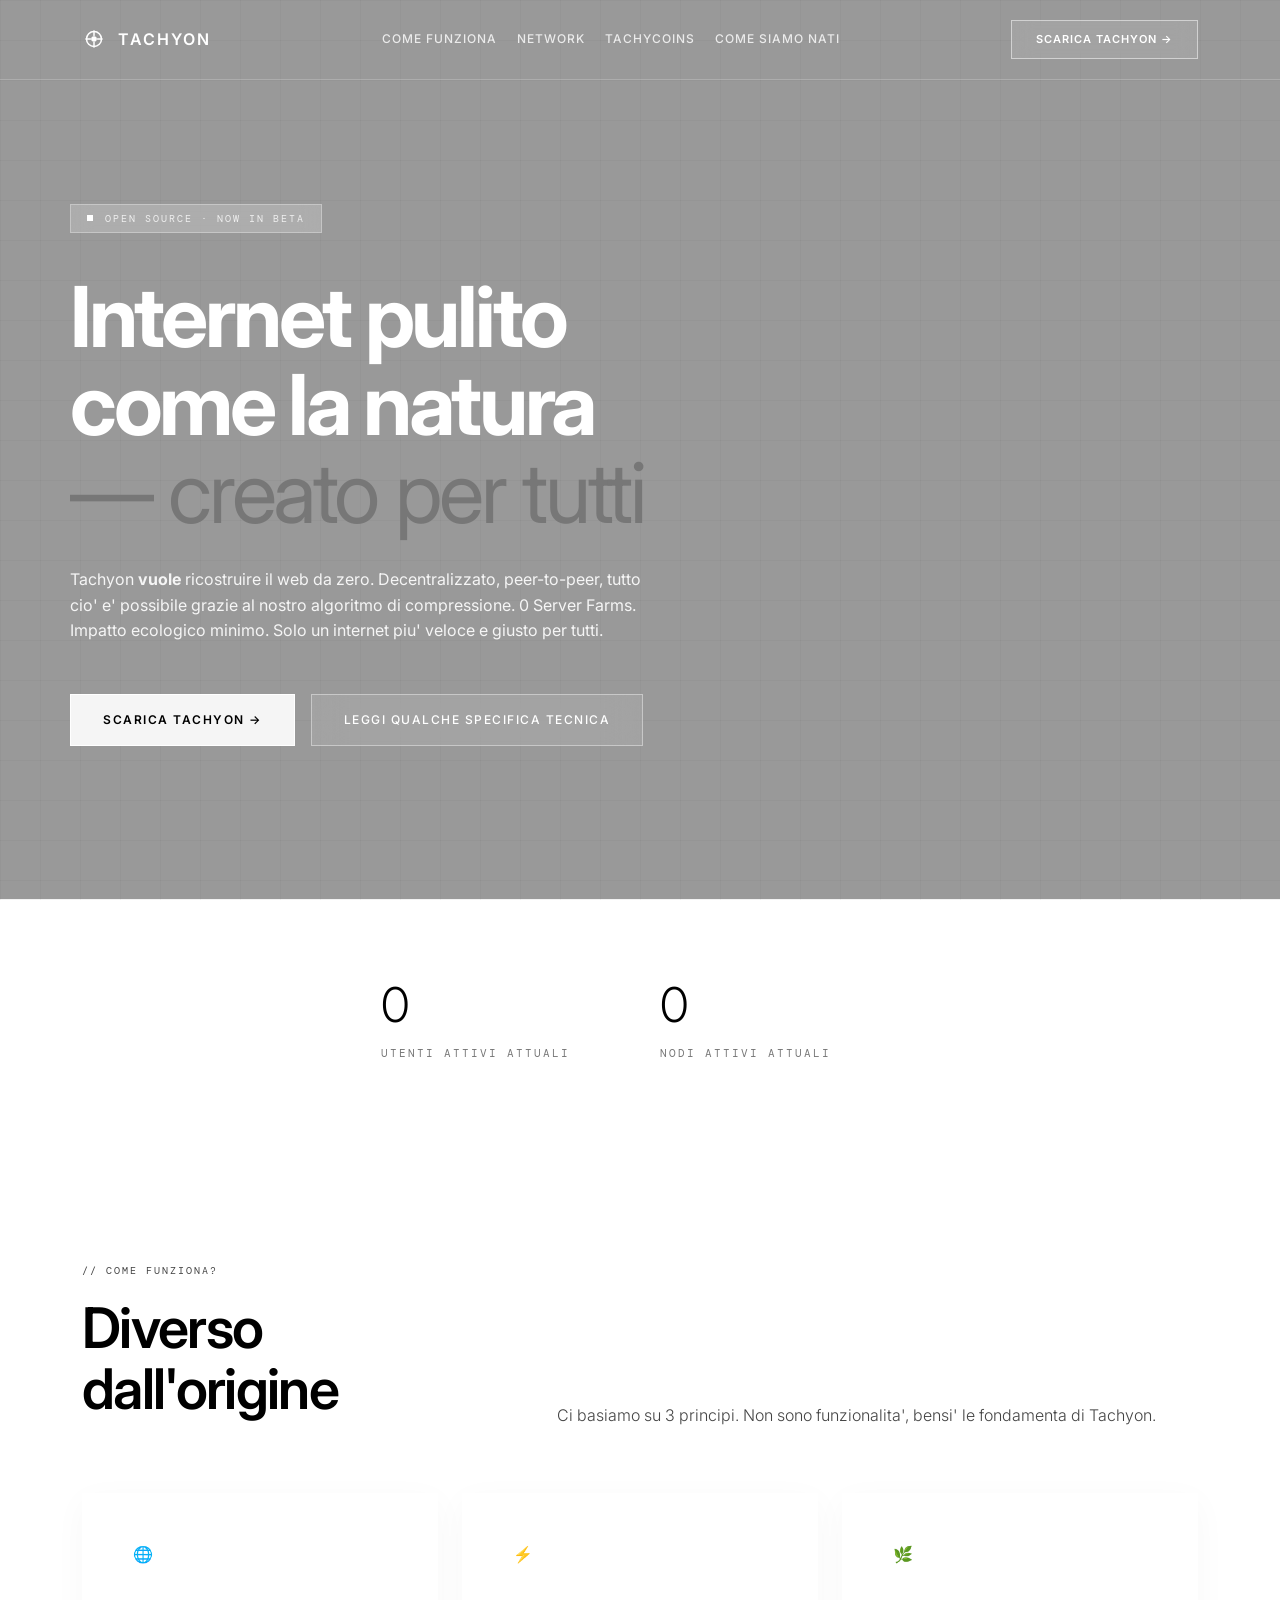
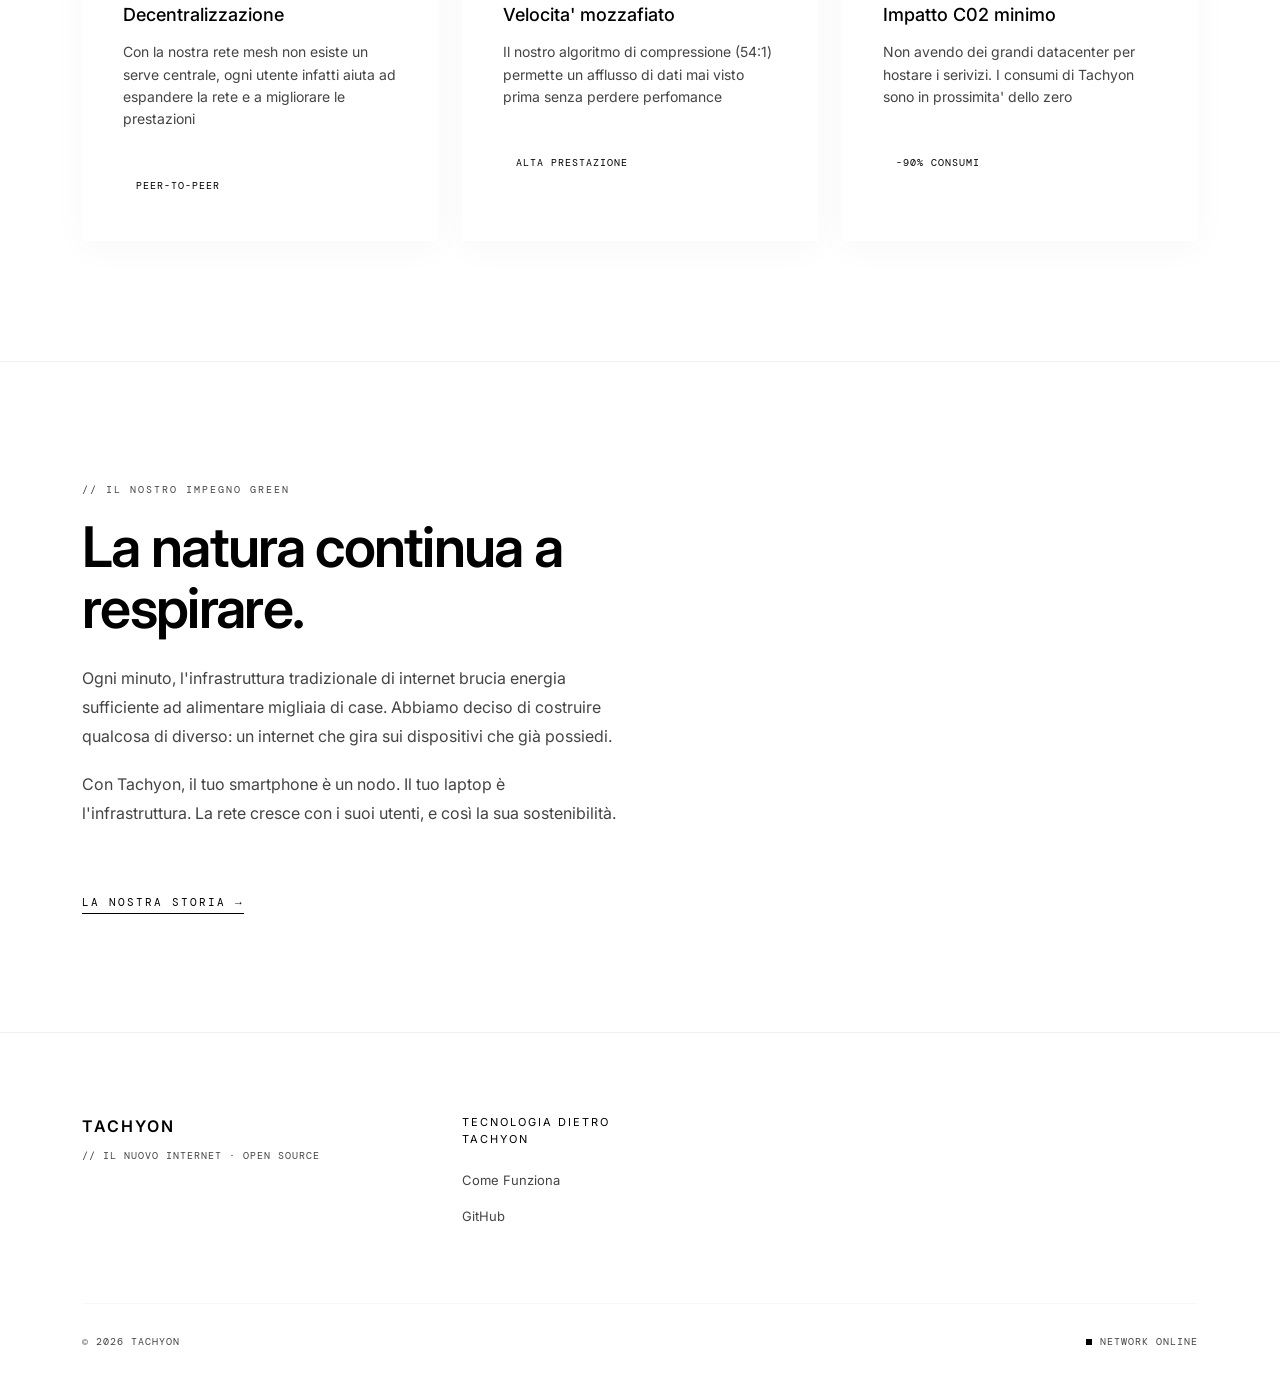
<file: carusobackend/index.html>
<!DOCTYPE html>
<html lang="it">

<head>
  <meta charset="UTF-8">
  <meta name="viewport" content="width=device-width, initial-scale=1.0">
  <title>Tachyon — L'internet davvero libero</title>

  <link href="https://cdn.jsdelivr.net/npm/bootstrap@5.3.3/dist/css/bootstrap.min.css" rel="stylesheet">
  <link
    href="https://fonts.googleapis.com/css2?family=Syne:wght@400;600;700;800&family=Outfit:wght@300;400;500;600&family=DM+Mono:wght@400;500&display=swap"
    rel="stylesheet">

  <link rel="stylesheet" href="css/style.css">
</head>

<body>

  <nav class="navbar navbar-expand-lg" id="mainNav">
    <div class="container">
      <a class="navbar-brand" href="index.html">
        <div class="brand-icon">
          <svg width="20" height="20" viewBox="0 0 20 20" fill="none" aria-hidden="true">
            <circle cx="10" cy="10" r="7.5" stroke="white" stroke-width="1.5" />
            <circle cx="10" cy="10" r="2.8" fill="white" />
            <line x1="10" y1="2" x2="10" y2="6.5" stroke="white" stroke-width="1.5" stroke-linecap="round" />
            <line x1="10" y1="13.5" x2="10" y2="18" stroke="white" stroke-width="1.5" stroke-linecap="round" />
            <line x1="2" y1="10" x2="6.5" y2="10" stroke="white" stroke-width="1.5" stroke-linecap="round" />
            <line x1="13.5" y1="10" x2="18" y2="10" stroke="white" stroke-width="1.5" stroke-linecap="round" />
          </svg>
        </div>
        <span class="brand-name">Tachyon</span>
      </a>

      <button class="navbar-toggler" type="button" data-bs-toggle="collapse" data-bs-target="#navContent">
        <span class="navbar-toggler-icon"></span>
      </button>

      <div class="collapse navbar-collapse" id="navContent">
        <ul class="navbar-nav mx-auto gap-1">
          <li class="nav-item"><a class="nav-link" href="technology.html">Come funziona</a></li>
          <li class="nav-item"><a class="nav-link" href="network.html">Network</a></li>
          <li class="nav-item"><a class="nav-link" href="tachycoins.html">TachyCoins</a></li>
          <li class="nav-item"><a class="nav-link" href="story.html">Come siamo nati</a></li>
        </ul>
        <a href="download.html" class="nav-link btn-nav-cta ms-lg-3">Scarica Tachyon →</a>
      </div>
    </div>
  </nav>

  <section class="hero" id="hero">
    <div class="hero-bg">
      <video autoplay loop muted playsinline class="hero-video">
        <source src="https://assets.mixkit.co/videos/preview/mixkit-aerial-view-of-city-buildings-and-skyscrapers-4301-large.mp4" type="video/mp4">
      </video>
    </div>

    <div class="hero-overlay"></div>

    <div class="container hero-content">
      <div class="row">
        <div class="col-lg-8 col-xl-7">
          <div class="hero-badge">
            <div class="hero-badge-dot"></div>
            <span class="hero-badge-text">Open Source · Now in Beta</span>
          </div>
          <h1 class="hero-title">
            Internet pulito<br>
            come <span class="accent">la natura</span><br>
            <span class="dim">— creato per tutti</span>
          </h1>
          <p class="hero-subtitle">
            Tachyon <b>vuole</b> ricostruire il web da zero. Decentralizzato, peer-to-peer, tutto cio' e' possibile
            grazie al nostro algoritmo di compressione. 0 Server Farms. Impatto ecologico minimo. Solo un internet piu'
            veloce e giusto per tutti.
          </p>
          <div class="hero-actions">
            <a href="download.html" class="btn-primary-green">Scarica Tachyon →</a>
            <a href="technology.html" class="btn-ghost-white">Leggi qualche specifica tecnica</a>
          </div>
        </div>
      </div>
    </div>

    <div class="scroll-hint">
      <span>scroll</span>
      <div class="scroll-arrow"></div>
    </div>
  </section>

  <section class="impact-bar">
    <div class="container">
      <div class="row g-0 justify-content-center">

        <div class="col-6 col-md-3">
          <div class="impact-stat">
            <div class="impact-num">
              <span class="counter" data-target="0">0</span><span class="unit"></span>
            </div>
            <div class="impact-label">Utenti attivi attuali</div>
          </div>
        </div>

        <div class="col-6 col-md-3">
          <div class="impact-stat">
            <div class="impact-num">
              <span class="counter" data-target="0">0</span><span class="unit"></span>
            </div>
            <div class="impact-label">Nodi attivi attuali</div>
          </div>
        </div>

      </div>
    </div>
  </section>

  <section class="features" id="features">
    <div class="container">
      <div class="row mb-5 reveal">
        <div class="col-lg-5 mb-4 mb-lg-0">
          <p class="section-eyebrow">// Come funziona?</p>
          <h2 class="section-title">Diverso<br>dall'origine</h2>
        </div>
        <div class="col-lg-7 d-flex align-items-end">
          <p class="section-subtitle">Ci basiamo su 3 principi. Non sono funzionalita', bensi' le fondamenta di Tachyon.
          </p>
        </div>
      </div>
      <div class="row g-4">
        <div class="col-md-4 reveal">
          <div class="feature-card">
            <div class="feature-icon">🌐</div>
            <h3 class="feature-title">Decentralizzazione</h3>
            <p class="feature-desc">Con la nostra rete mesh non esiste un serve centrale, ogni utente infatti aiuta ad
              espandere la rete e a migliorare le prestazioni</p>
            <span class="feature-tag">peer-to-peer</span>
          </div>
        </div>
        <div class="col-md-4 reveal reveal-delay-1">
          <div class="feature-card">
            <div class="feature-icon">⚡</div>
            <h3 class="feature-title">Velocita' mozzafiato</h3>
            <p class="feature-desc">Il nostro algoritmo di compressione (54:1) permette un afflusso di dati mai visto
              prima senza perdere perfomance</p>
            <span class="feature-tag">alta prestazione</span>
          </div>
        </div>
        <div class="col-md-4 reveal reveal-delay-2">
          <div class="feature-card">
            <div class="feature-icon">🌿</div>
            <h3 class="feature-title">Impatto C02 minimo</h3>
            <p class="feature-desc">Non avendo dei grandi datacenter per hostare i serivizi. I consumi di Tachyon sono
              in prossimita' dello zero</p>
            <span class="feature-tag">-90% consumi</span>
          </div>
        </div>
      </div>
    </div>
  </section>

  <section class="mission" id="mission" aria-labelledby="mission-title">
    <div class="container">
      <div class="row align-items-center g-5">

        <div class="col-md-6 reveal">
          <p class="section-eyebrow">// Il nostro impegno green</p>
          <h2 class="section-title" id="mission-title">La natura continua a <br>respirare.</h2>

          <p style="font-size:16px;color:var(--slate-600);line-height:1.80;margin-bottom:20px;">
            Ogni minuto, l'infrastruttura tradizionale di internet brucia energia sufficiente ad alimentare migliaia di
            case. Abbiamo deciso di costruire qualcosa di diverso: un internet che gira sui dispositivi che già
            possiedi.
          </p>
          <p style="font-size:16px;color:var(--slate-600);line-height:1.80;margin-bottom:36px;">
            Con Tachyon, il tuo smartphone è un nodo. Il tuo laptop è l'infrastruttura. La rete cresce con i suoi
            utenti, e così la sua sostenibilità.
          </p>



          <br>
          <a href="story.html" class="btn-mission">La nostra storia →</a>
        </div>

        <div class="col-md-6 reveal">
          <div class="mission-visual">
            <video autoplay muted playsinline class="mission-video">
              <source src="assets/natura1.mp4" type="video/mp4">
              Il tuo browser non supporta il video.
            </video>
          </div>
        </div>

      </div>
    </div>
  </section>

  <footer class="footer">
    <div class="container">
      <div class="row g-4">
        <div class="col-lg-4">
          <div class="d-flex align-items-center gap-2 mb-2">
            <span class="footer-brand-name">Tachyon</span>
          </div>
          <p class="footer-tagline">// Il nuovo internet · open source</p>
        </div>
        <div class="col-6 col-md-2">
          <div class="footer-col-title">Tecnologia dietro Tachyon</div>
          <ul class="footer-links">
            <li><a href="technology.html">Come Funziona</a></li>
            <li><a href="https://github.com/Mawku">GitHub</a></li>
          </ul>
        </div>
      </div>
      <hr class="footer-divider">
      <div class="d-flex justify-content-between">
        <span class="footer-copyright">© 2026 Tachyon</span>
        <div class="footer-status">
          <div class="status-dot"></div> Network Online
        </div>
      </div>
    </div>
  </footer>

  <script src="https://cdn.jsdelivr.net/npm/bootstrap@5.3.3/dist/js/bootstrap.bundle.min.js"></script>
  <script src="js/script.js"></script>
</body>

</html>
</file>
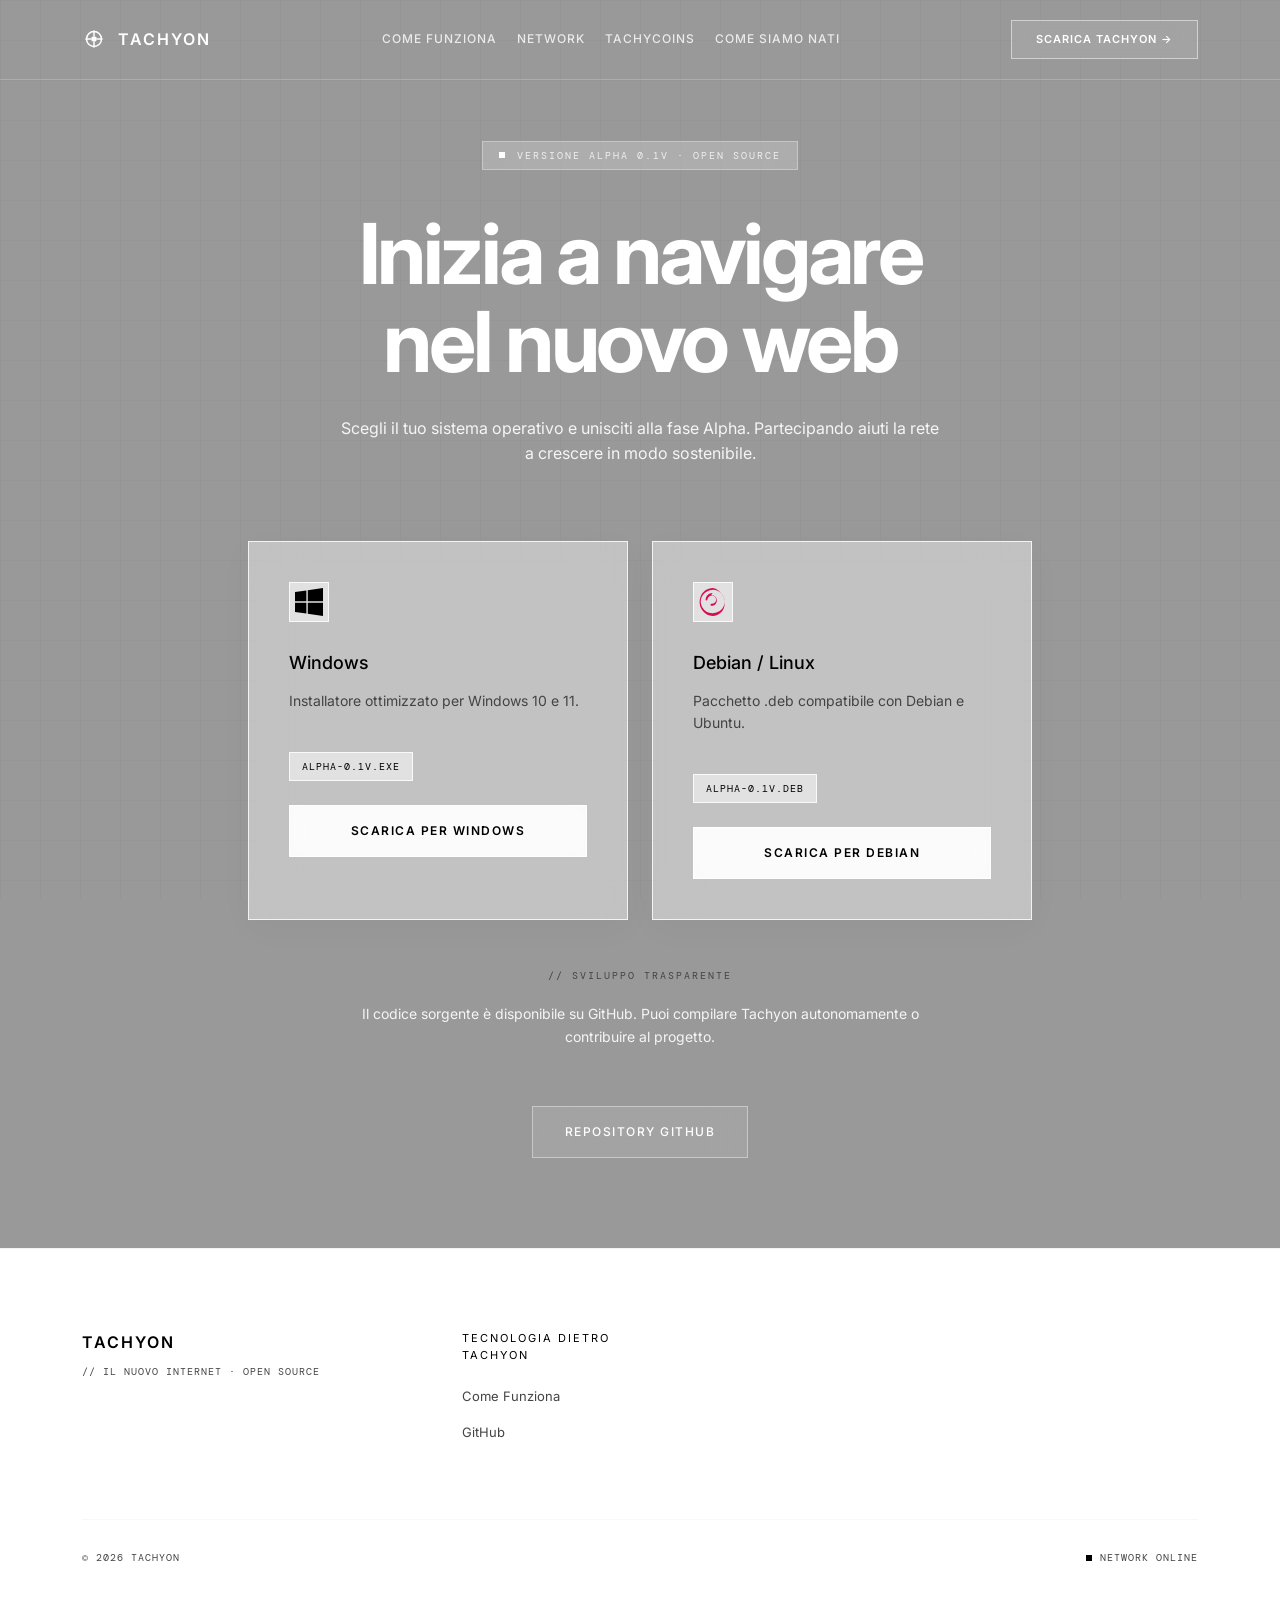
<file: carusobackend/download.html>
<!DOCTYPE html>
<html lang="it">

<head>
  <meta charset="UTF-8">
  <meta name="viewport" content="width=device-width, initial-scale=1.0">
  <title>Tachyon — Scarica Alpha 0.1v</title>

  <link href="https://cdn.jsdelivr.net/npm/bootstrap@5.3.3/dist/css/bootstrap.min.css" rel="stylesheet">
  <link
    href="https://fonts.googleapis.com/css2?family=Syne:wght@400;600;700;800&family=Outfit:wght@300;400;500;600&family=DM+Mono:wght@400;500&display=swap"
    rel="stylesheet">

  <link rel="stylesheet" href="css/style.css">
</head>

<body>

  <nav class="navbar navbar-expand-lg" id="mainNav">
    <div class="container">
      <a class="navbar-brand" href="index.html">
        <div class="brand-icon">
          <svg width="20" height="20" viewBox="0 0 20 20" fill="none" aria-hidden="true">
            <circle cx="10" cy="10" r="7.5" stroke="white" stroke-width="1.5" />
            <circle cx="10" cy="10" r="2.8" fill="white" />
            <line x1="10" y1="2" x2="10" y2="6.5" stroke="white" stroke-width="1.5" stroke-linecap="round" />
            <line x1="10" y1="13.5" x2="10" y2="18" stroke="white" stroke-width="1.5" stroke-linecap="round" />
            <line x1="2" y1="10" x2="6.5" y2="10" stroke="white" stroke-width="1.5" stroke-linecap="round" />
            <line x1="13.5" y1="10" x2="18" y2="10" stroke="white" stroke-width="1.5" stroke-linecap="round" />
          </svg>
        </div>
        <span class="brand-name">Tachyon</span>
      </a>

      <button class="navbar-toggler" type="button" data-bs-toggle="collapse" data-bs-target="#navContent">
        <span class="navbar-toggler-icon"></span>
      </button>

      <div class="collapse navbar-collapse" id="navContent">
        <ul class="navbar-nav mx-auto gap-1">
          <li class="nav-item"><a class="nav-link" href="technology.html">Come funziona</a></li>
          <li class="nav-item"><a class="nav-link" href="network.html">Network</a></li>
          <li class="nav-item"><a class="nav-link" href="tachycoins.html">TachyCoins</a></li>
          <li class="nav-item"><a class="nav-link" href="story.html">Come siamo nati</a></li>
        </ul>
        <a href="download.html" class="nav-link btn-nav-cta ms-lg-3">Scarica Tachyon →</a>
      </div>
    </div>
  </nav>

  <!-- Hero Section con sfondo della Index -->
  <section class="hero" id="hero">
    <div class="hero-bg">
      <div class="hero-bg-placeholder"></div>
      <svg class="hero-mountains" viewBox="0 0 1440 320" xmlns="http://www.w3.org/2000/svg"
        preserveAspectRatio="xMidYMax slice" style="height:320px;">
        <polygon points="0,320 150,100 310,190 490,50 680,165 870,30 1050,130 1250,70 1440,145 1440,320"
          fill="rgba(14,55,28,0.45)" />
        <polygon points="0,320 100,155 270,215 430,90 590,185 770,65 940,155 1100,95 1280,170 1440,115 1440,320"
          fill="rgba(10,40,20,0.68)" />
        <path
          d="M0,320 Q50,240 100,275 Q150,240 200,275 Q260,225 310,268 Q360,228 420,270 Q475,232 530,270 Q585,230 640,268 Q695,228 750,272 Q805,232 860,268 Q915,228 970,272 Q1025,230 1080,268 Q1135,228 1190,272 Q1245,232 1300,268 Q1360,240 1440,265 L1440,320 Z"
          fill="rgba(6,22,10,0.88)" />
      </svg>
      <div class="hero-particles" id="particles"></div>
    </div>

    <div class="hero-overlay"></div>

    <div class="container hero-content">
      <div class="row justify-content-center text-center">
        <div class="col-lg-10">
          <div class="hero-badge mx-auto">
            <div class="hero-badge-dot"></div>
            <span class="hero-badge-text">Versione Alpha 0.1v · Open Source</span>
          </div>
          <h1 class="hero-title">
            Inizia a navigare <br>nel <span class="accent">nuovo web</span>
          </h1>
          <p class="hero-subtitle mx-auto" style="max-width: 600px;">
            Scegli il tuo sistema operativo e unisciti alla fase Alpha. Partecipando aiuti la rete a crescere in modo
            sostenibile.
          </p>

          <!-- Download Cards -->
          <div class="row g-4 mt-2 justify-content-center">

            <!-- Windows Card -->
            <div class="col-md-5 text-start">
              <div class="feature-card">
                <div class="feature-icon">
                  <svg width="28" height="28" viewBox="0 0 24 24" fill="currentColor">
                    <path
                      d="M0 3.449L9.75 2.1V11.4H0V3.449ZM0 12.6H9.75V21.9L0 20.551V12.6ZM10.95 1.95L24 0V11.4H10.95V1.95ZM10.95 12.6H24V24L10.95 22.05V12.6Z" />
                  </svg>
                </div>
                <h3 class="feature-title" style="color: var(--slate-900);">Windows</h3>
                <p class="feature-desc">Installatore ottimizzato per Windows 10 e 11.</p>
                <span class="feature-tag">alpha-0.1v.exe</span>
                <div class="mt-4">
                  <a href="#" class="btn-primary-green w-100 justify-content-center">Scarica per Windows</a>
                </div>
              </div>
            </div>

            <!-- Debian Card -->
            <div class="col-md-5 text-start">
              <div class="feature-card">
                <div class="feature-icon">
                  <!-- Logo Debian -->
                  <svg width="28" height="28" viewBox="0 0 24 24" fill="#D70A53">
                    <path
                      d="M12.002 0c-4.992.001-9.351 3.32-10.871 8.041-1.127 3.518-.68 7.318 1.233 10.457 1.54 2.51 4.012 4.414 6.892 5.166 2.05.534 4.316.398 6.275-.417 2.37-.984 4.354-2.88 5.426-5.185.748-1.594 1.054-3.376 1.042-5.143-.008-2.607-.732-5.234-2.195-7.39C17.962 2.766 15.115.348 12.002 0zm.012 1.488a10.45 10.45 0 013.916.786 10.5 10.5 0 015.688 6.945c.571 2.213.385 4.606-.554 6.702-.693 1.554-1.848 2.898-3.266 3.864a10.5 10.5 0 01-6.101 1.832 10.5 10.5 0 01-7.14-2.85c-1.396-1.354-2.39-3.08-2.825-4.97-.488-2.115-.262-4.4.675-6.353.94-1.956 2.505-3.565 4.436-4.544a10.47 10.47 0 015.171-1.412zm-.397 2.897c-3.13 0-5.744 2.47-5.918 5.61a.744.744 0 00.744.786h.02c.386 0 .713-.293.742-.677.126-1.637 1.29-3.045 2.842-3.468 1.442-.39 3.033.155 3.923 1.344.89 1.189.92 2.851.077 4.073-.728 1.055-2.036 1.597-3.328 1.39a.744.744 0 00-.853.61c-.027.166-.021.334.02.496.066.262.247.48.49.593.414.195.903.228 1.34.113 1.89-.496 3.31-2.072 3.51-4.004.2-1.93-.836-3.805-2.528-4.75a4.34 4.34 0 00-2.09-.544v.418-.418z" />
                  </svg>
                </div>
                <h3 class="feature-title" style="color: var(--slate-900);">Debian / Linux</h3>
                <p class="feature-desc">Pacchetto .deb compatibile con Debian e Ubuntu.</p>
                <span class="feature-tag">alpha-0.1v.deb</span>
                <div class="mt-4">
                  <a href="#" class="btn-primary-green w-100 justify-content-center">Scarica per Debian</a>
                </div>
              </div>
            </div>

          </div>

          <div class="mt-5 reveal">
            <p class="section-eyebrow">// Sviluppo trasparente</p>
            <p class="hero-subtitle mx-auto" style="font-size: 14px;">
              Il codice sorgente è disponibile su GitHub. Puoi compilare Tachyon autonomamente o contribuire al
              progetto.
            </p>
            <a href="https://github.com/Mawku/KusbyBlog" class="btn-ghost-white mt-2">Repository GitHub</a>
          </div>
        </div>
      </div>
    </div>
  </section>

  <footer class="footer">
    <div class="container">
      <div class="row g-4">
        <div class="col-lg-4">
          <div class="d-flex align-items-center gap-2 mb-2">
            <span class="footer-brand-name">Tachyon</span>
          </div>
          <p class="footer-tagline">// Il nuovo internet · open source</p>
        </div>
        <div class="col-6 col-md-2">
          <div class="footer-col-title">Tecnologia dietro Tachyon</div>
          <ul class="footer-links">
            <li><a href="technology.html">Come Funziona</a></li>
            <li><a href="https://github.com/Mawku">GitHub</a></li>
          </ul>
        </div>
      </div>
      <hr class="footer-divider">
      <div class="d-flex justify-content-between">
        <span class="footer-copyright">© 2026 Tachyon</span>
        <div class="footer-status">
          <div class="status-dot"></div> Network Online
        </div>
      </div>
    </div>
  </footer>

  <script src="https://cdn.jsdelivr.net/npm/bootstrap@5.3.3/dist/js/bootstrap.bundle.min.js"></script>
  <script src="js/script.js"></script>
</body>

</html>
</file>
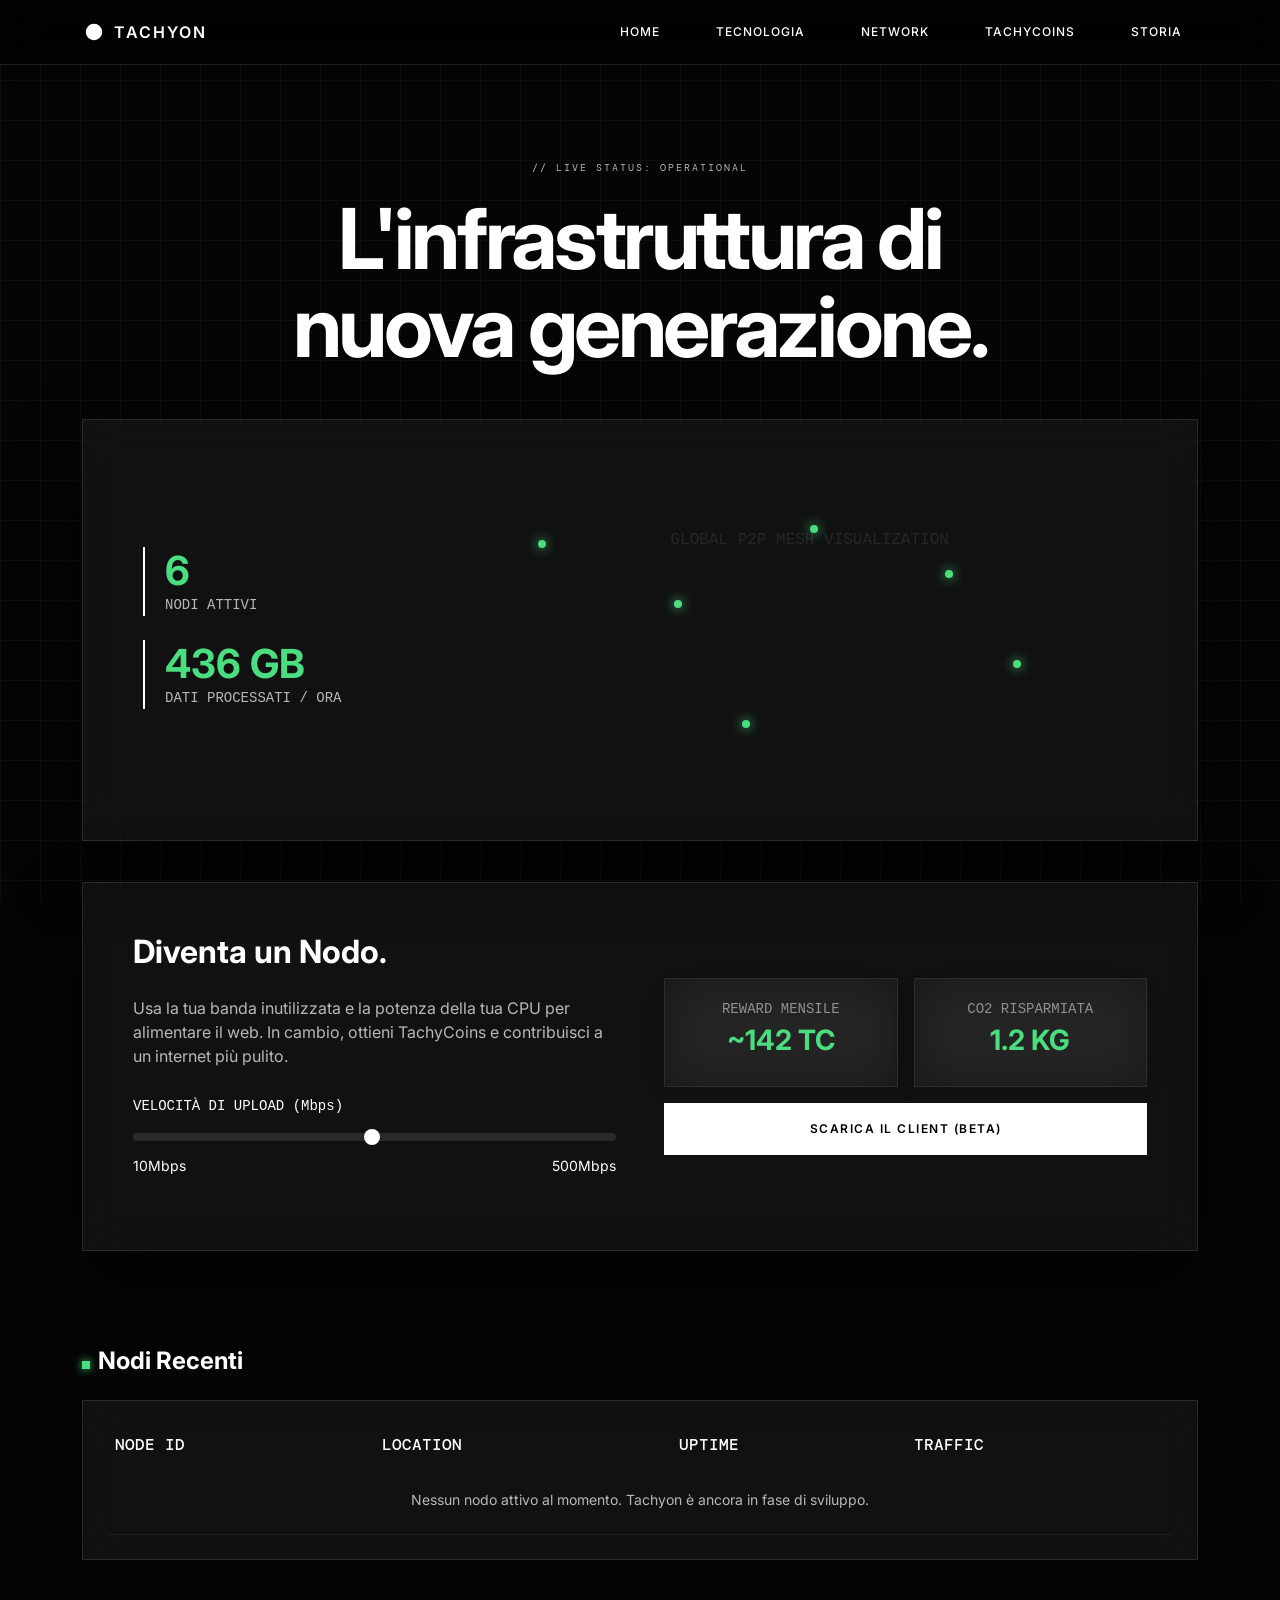
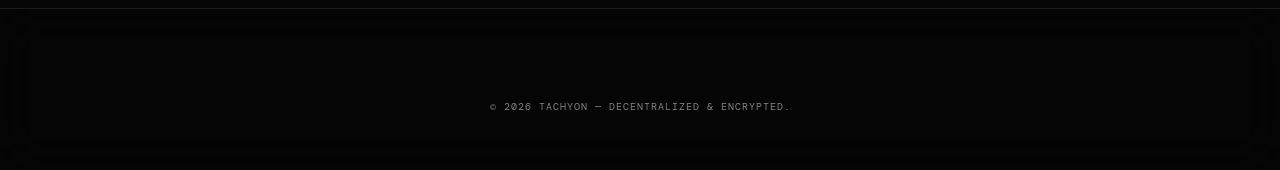
<file: carusobackend/network.html>
<!DOCTYPE html>
<html lang="it">

<head>
  <meta charset="UTF-8">
  <meta name="viewport" content="width=device-width, initial-scale=1.0">
  <title>Network Status — Tachyon</title>

  <link href="https://cdn.jsdelivr.net/npm/bootstrap@5.3.3/dist/css/bootstrap.min.css" rel="stylesheet">
  <link
    href="https://fonts.googleapis.com/css2?family=Syne:wght@400;600;700;800&family=Outfit:wght@300;400;500;600&family=DM+Mono:wght@400;500&display=swap"
    rel="stylesheet">

  <link rel="stylesheet" href="css/style.css">

  <style>
    /* Integrazioni specifiche per la pagina network (Dark Mode allineata a Tecnologia) */
    body {
      background-color: #050505 !important;
      background-image:
        linear-gradient(rgba(255, 255, 255, 0.03) 1px, transparent 1px),
        linear-gradient(90deg, rgba(255, 255, 255, 0.03) 1px, transparent 1px) !important;
      color: #ffffff !important;
    }

    .nav-internal {
      background: rgba(0, 0, 0, 0.6) !important;
      backdrop-filter: blur(24px);
      -webkit-backdrop-filter: blur(24px);
      border-bottom: 1px solid rgba(255, 255, 255, 0.1) !important;
    }

    .nav-internal .brand-name,
    .nav-internal .nav-link {
      color: #ffffff !important;
    }

    .nav-internal .brand-icon svg {
      stroke: #ffffff !important;
    }

    .nav-internal .brand-icon svg circle {
      fill: #ffffff !important;
    }

    .network-hero {
      padding: 160px 0 100px;
      background: transparent !important;
    }

    /* Forza assolutamente tutti i testi, titoli, accenti e paragrafi a essere bianchi con altissima specificità */
    body,
    body .hero-title,
    body .hero-title .accent,
    body .section-title,
    body .feature-title,
    body .brand-name,
    body h1,
    body h2,
    body h3,
    body h4,
    body h5,
    body h6,
    body p,
    body span,
    body strong,
    body label,
    body td,
    body th {
      color: #ffffff !important;
    }

    body .network-hero .hero-title,
    body .network-hero .hero-title .accent {
      color: #ffffff !important;
    }

    /* Grado di trasparenza per i testi secondari/mutati per un design premium */
    body .hero-subtitle,
    body .text-secondary,
    body .feature-desc,
    body .section-eyebrow,
    body .text-muted,
    body .opacity-75,
    body .opacity-50,
    body small,
    body .small,
    body .live-table td {
      color: rgba(255, 255, 255, 0.7) !important;
    }

    body .opacity-25 {
      color: rgba(255, 255, 255, 0.35) !important;
    }

    /* Verde neon ad alta specificità per i valori dinamici e lo stato */
    body .text-success,
    body .text-success *,
    body #rewardValue,
    body #co2Value,
    body .counter {
      color: #4ade80 !important;
    }

    /* Mappa e Nodi */
    .map-box {
      position: relative;
      background: rgba(255, 255, 255, 0.05) !important;
      border: 1px solid rgba(255, 255, 255, 0.1) !important;
      padding: 60px;
      margin-top: 50px;
      overflow: hidden;
      backdrop-filter: blur(24px);
      -webkit-backdrop-filter: blur(24px);
      box-shadow: 0 30px 60px rgba(0, 0, 0, 0.5) !important;
    }

    .node-dot {
      position: absolute;
      width: 8px;
      height: 8px;
      background: #4ade80 !important;
      border-radius: 50% !important;
      box-shadow: 0 0 12px #4ade80 !important;
    }

    /* Calcolatore */
    .calc-container {
      background: rgba(255, 255, 255, 0.05) !important;
      border: 1px solid rgba(255, 255, 255, 0.1) !important;
      padding: 50px;
      margin-top: -60px;
      box-shadow: 0 30px 60px rgba(0, 0, 0, 0.5) !important;
      backdrop-filter: blur(24px);
      -webkit-backdrop-filter: blur(24px);
    }

    .calc-container h2,
    .calc-container label {
      color: #ffffff !important;
    }

    .calc-container p,
    .calc-container .text-muted {
      color: rgba(255, 255, 255, 0.7) !important;
    }

    .stat-pill {
      background: rgba(255, 255, 255, 0.03) !important;
      border: 1px solid rgba(255, 255, 255, 0.08) !important;
      padding: 20px;
      text-align: center;
    }

    .stat-pill .text-muted {
      color: rgba(255, 255, 255, 0.5) !important;
    }

    .stat-pill .text-success {
      color: #4ade80 !important;
    }

    .form-range::-webkit-slider-runnable-track {
      background: rgba(255, 255, 255, 0.1) !important;
    }

    .form-range::-webkit-slider-thumb {
      background: #ffffff !important;
    }

    /* Tabella Live */
    .live-table {
      background: rgba(255, 255, 255, 0.05) !important;
      border: 1px solid rgba(255, 255, 255, 0.1) !important;
      backdrop-filter: blur(24px);
      -webkit-backdrop-filter: blur(24px);
      overflow: hidden;
    }

    .live-table table {
      background: transparent !important;
    }

    .live-table tr,
    .live-table th,
    .live-table td {
      background: transparent !important;
    }

    .live-table th {
      color: #ffffff !important;
      font-family: var(--font-mono);
      font-weight: 500;
      border: none;
    }

    .live-table td {
      border-color: rgba(255, 255, 255, 0.05) !important;
      color: rgba(255, 255, 255, 0.7) !important;
      font-size: 14px;
    }

    .status-indicator {
      display: inline-block;
      width: 8px;
      height: 8px;
      background: #4ade80 !important;
      border-radius: 50%;
      margin-right: 8px;
      box-shadow: 0 0 8px #4ade80 !important;
      animation: blink 1.5s infinite;
    }

    .btn-success {
      background: #ffffff !important;
      color: #000000 !important;
      border: 1px solid #ffffff !important;
      transition: var(--transition) !important;
    }

    .btn-success:hover {
      background: rgba(255, 255, 255, 0.9) !important;
      color: #000000 !important;
      border-color: #ffffff !important;
      box-shadow: 0 0 20px rgba(255, 255, 255, 0.2);
    }

    .stat-box {
      border-left: 2px solid #ffffff !important;
      padding-left: 20px;
    }

    .footer {
      background: transparent !important;
      border-top: 1px solid rgba(255, 255, 255, 0.1) !important;
      color: rgba(255, 255, 255, 0.5) !important;
    }

    .footer-tagline {
      color: rgba(255, 255, 255, 0.5) !important;
    }

    @keyframes blink {

      0%,
      100% {
        opacity: 1;
      }

      50% {
        opacity: 0.3;
      }
    }
  </style>
</head>

<body>

  <nav class="navbar navbar-expand-lg nav-internal fixed-top">
    <div class="container">
      <a class="navbar-brand d-flex align-items-center gap-2" href="index.html">
        <div class="brand-icon">
          <svg width="20" height="20" viewBox="0 0 20 20" fill="none">
            <circle cx="10" cy="10" r="7.5" stroke="white" stroke-width="1.5" />
            <circle cx="10" cy="10" r="2.8" fill="white" />
          </svg>
        </div>
        <span class="brand-name">Tachyon</span>
      </a>
      <div class="ms-auto d-flex gap-4">
        <a href="index.html" class="nav-link fw-medium">Home</a>
        <a href="technology.html" class="nav-link fw-medium">Tecnologia</a>
        <a href="network.html" class="nav-link fw-medium">Network</a>
        <a href="tachycoins.html" class="nav-link fw-medium">TachyCoins</a>
        <a href="story.html" class="nav-link fw-medium">Storia</a>
      </div>
    </div>
  </nav>

  <section class="network-hero">
    <div class="container text-center reveal">
      <p class="section-eyebrow">// Live Status: Operational</p>
      <h1 class="hero-title mt-3">L'infrastruttura di <br><span class="accent">nuova generazione.</span></h1>

      <div class="map-box mt-5">
        <div class="row align-items-center">
          <div class="col-lg-4 text-start">
            <div class="mb-4 stat-box">
              <div class="h1 fw-bold mb-0 text-success"><span class="counter" data-target="6">0</span></div>
              <div class="small text-uppercase font-monospace text-muted">nodi attivi</div>
            </div>
            <div class="mb-4 stat-box">
              <div class="h1 fw-bold mb-0 text-success"><span class="counter" data-target="436">0</span> GB</div>
              <div class="small text-uppercase font-monospace text-muted">Dati processati / ora</div>
            </div>
          </div>
          <div class="col-lg-8" style="height: 300px; position: relative;">
            <div class="node-dot" style="top: 20%; left: 10%;"></div>
            <div class="node-dot" style="top: 40%; left: 30%;"></div>
            <div class="node-dot" style="top: 15%; left: 50%;"></div>
            <div class="node-dot" style="top: 60%; left: 80%;"></div>
            <div class="node-dot" style="top: 80%; left: 40%;"></div>
            <div class="node-dot" style="top: 30%; left: 70%;"></div>
            <p class="font-monospace opacity-25 mt-5">GLOBAL P2P MESH VISUALIZATION</p>
          </div>
        </div>
      </div>
    </div>
  </section>

  <section class="container mb-5">
    <div class="calc-container reveal">
      <div class="row g-5 align-items-center">
        <div class="col-lg-6">
          <h2 class="font-heading fw-bold mb-4">Diventa un Nodo.</h2>
          <p class="text-muted mb-4">Usa la tua banda inutilizzata e la potenza della tua CPU per alimentare il web. In
            cambio, ottieni TachyCoins e contribuisci a un internet più pulito.</p>

          <div class="mb-4">
            <label class="form-label font-monospace small">VELOCITÀ DI UPLOAD (Mbps)</label>
            <input type="range" class="form-range" min="10" max="1000" step="10" id="rangeBand" value="500">
            <div class="d-flex justify-content-between small text-muted">
              <span>10Mbps</span>
              <span id="bandValue">500Mbps</span>
            </div>
          </div>
        </div>
        <div class="col-lg-6">
          <div class="row g-3">
            <div class="col-6">
              <div class="stat-pill">
                <div class="small text-muted font-monospace">REWARD MENSILE</div>
                <div class="h3 fw-bold text-success mt-1" id="rewardValue">~142 TC</div>
              </div>
            </div>
            <div class="col-6">
              <div class="stat-pill">
                <div class="small text-muted font-monospace">CO2 RISPARMIATA</div>
                <div class="h3 fw-bold text-success mt-1" id="co2Value">1.2 KG</div>
              </div>
            </div>
            <div class="col-12">
              <a href="download.html" class="btn btn-success w-100 py-3 fw-bold">Scarica il Client (Beta)</a>
            </div>
          </div>
        </div>
      </div>
    </div>
  </section>

  <section class="py-5">
    <div class="container reveal">
      <h4 class="font-heading fw-bold mb-4"><span class="status-indicator"></span>Nodi Recenti</h4>
      <div class="live-table p-4">
        <table class="table mb-0">
          <thead>
            <tr>
              <th>NODE ID</th>
              <th>LOCATION</th>
              <th>UPTIME</th>
              <th>TRAFFIC</th>
            </tr>
          </thead>
          <tbody>
            <tr>
              <td colspan="4" class="text-center text-secondary py-4">
                Nessun nodo attivo al momento. Tachyon è ancora in fase di sviluppo.
              </td>
            </tr>
          </tbody>
        </table>
      </div>
    </div>
  </section>

  <footer class="footer">
    <div class="container text-center">
      <p class="footer-tagline">© 2026 Tachyon — Decentralized & Encrypted.</p>
    </div>
  </footer>

  <script src="https://cdn.jsdelivr.net/npm/bootstrap@5.3.3/dist/js/bootstrap.bundle.min.js"></script>
  <script src="js/script.js"></script>

  <script>
    document.addEventListener('DOMContentLoaded', () => {
      const rangeBand = document.getElementById('rangeBand');
      const bandValue = document.getElementById('bandValue');
      const rewardVal = document.getElementById('rewardValue');
      const co2Val = document.getElementById('co2Value');

      const updateCalculator = () => {
        const val = parseInt(rangeBand.value);
        bandValue.textContent = `${val}Mbps`;

        // Calculate dynamic values
        const reward = Math.round(val * 0.284);
        const co2 = (val * 0.0024).toFixed(1);

        // Update elements
        if (rewardVal) rewardVal.textContent = `~${reward} TC`;
        if (co2Val) co2Val.textContent = `${co2} KG`;
      };

      if (rangeBand) {
        rangeBand.addEventListener('input', updateCalculator);
        // Run once on load
        updateCalculator();
      }
    });
  </script>
</body>

</html>
</file>
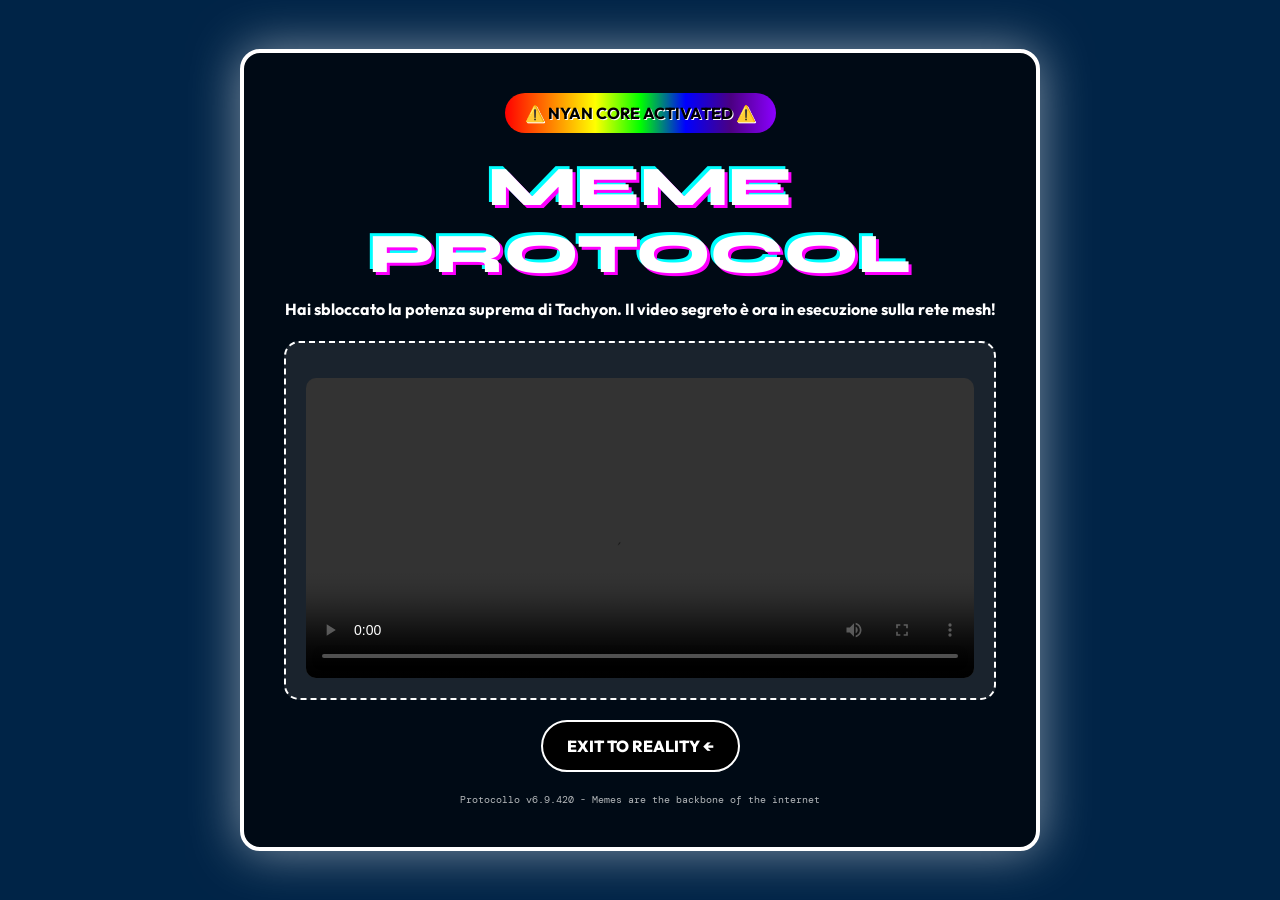
<file: carusobackend/secret.html>
<!DOCTYPE html>
<html lang="it">

<head>
  <meta charset="UTF-8">
  <meta name="viewport" content="width=device-width, initial-scale=1.0">
  <title>Tachyon — Accesso Riservato</title>

  <link href="https://cdn.jsdelivr.net/npm/bootstrap@5.3.3/dist/css/bootstrap.min.css" rel="stylesheet">
  <link
    href="https://fonts.googleapis.com/css2?family=Syne:wght@400;600;700;800&family=Outfit:wght@300;400;500;600&family=DM+Mono:wght@400;500&display=swap"
    rel="stylesheet">
  <style>
    :root {
      --rainbow: linear-gradient(90deg, #ff0000, #ff7f00, #ffff00, #00ff00, #0000ff, #4b0082, #8b00ff);
      --green-glow: #4ade80;
      --deep-bg: #050f08;
      --glass: rgba(0, 0, 0, 0.7);
      --glass-border: rgba(255, 255, 255, 0.2);
    }

    body,
    html {
      margin: 0;
      padding: 0;
      height: 100%;
      background-color: #003366;
      font-family: 'Outfit', sans-serif;
      color: #fff;
      overflow: hidden;
    }

    .secret-container {
      position: relative;
      width: 100%;
      height: 100vh;
      display: flex;
      align-items: center;
      justify-content: center;
      background: url('https://i.imgur.com/Bmm2ERx.gif') repeat;
      background-size: 200px;
    }

    .overlay {
      position: absolute;
      inset: 0;
      background: rgba(0, 0, 0, 0.3);
      z-index: 1;
    }

    .content {
      position: relative;
      z-index: 2;
      text-align: center;
      max-width: 800px;
      padding: 40px;
      background: var(--glass);
      backdrop-filter: blur(10px);
      -webkit-backdrop-filter: blur(10px);
      border: 4px solid #fff;
      border-radius: 20px;
      box-shadow: 0 0 50px rgba(255, 255, 255, 0.5);
      animation: rainbow-border 2s linear infinite, contentAppear 0.5s ease-out;
    }

    @keyframes rainbow-border {
      0% {
        border-color: #ff0000;
      }

      14% {
        border-color: #ff7f00;
      }

      28% {
        border-color: #ffff00;
      }

      42% {
        border-color: #00ff00;
      }

      56% {
        border-color: #0000ff;
      }

      70% {
        border-color: #4b0082;
      }

      84% {
        border-color: #8b00ff;
      }

      100% {
        border-color: #ff0000;
      }
    }

    @keyframes contentAppear {
      from {
        transform: scale(0);
        rotate: 360deg;
      }

      to {
        transform: scale(1);
        rotate: 0deg;
      }
    }

    .badge-secret {
      display: inline-flex;
      align-items: center;
      gap: 10px;
      padding: 8px 20px;
      background: var(--rainbow);
      border-radius: 100px;
      margin-bottom: 20px;
      font-weight: bold;
      color: #000;
      text-shadow: 1px 1px #fff;
    }

    h1 {
      font-family: 'Syne', sans-serif;
      font-weight: 800;
      font-size: 56px;
      margin-bottom: 10px;
      color: #fff;
      text-shadow: 3px 3px 0px #ff00ff, -3px -3px 0px #00ffff;
      animation: shake 0.5s infinite;
    }

    @keyframes shake {
      0% {
        transform: translate(1px, 1px) rotate(0deg);
      }

      10% {
        transform: translate(-1px, -2px) rotate(-1deg);
      }

      20% {
        transform: translate(-3px, 0px) rotate(1deg);
      }

      30% {
        transform: translate(3px, 2px) rotate(0deg);
      }

      40% {
        transform: translate(1px, -1px) rotate(1deg);
      }

      50% {
        transform: translate(-1px, 2px) rotate(-1deg);
      }

      60% {
        transform: translate(-3px, 1px) rotate(0deg);
      }

      70% {
        transform: translate(3px, 1px) rotate(-1deg);
      }

      80% {
        transform: translate(-1px, -1px) rotate(1deg);
      }

      90% {
        transform: translate(1px, 2px) rotate(0deg);
      }

      100% {
        transform: translate(1px, -2px) rotate(-1deg);
      }
    }

    .video-slot {
      margin: 20px 0;
      padding: 20px;
      border: 2px dashed #fff;
      border-radius: 15px;
      background: rgba(255, 255, 255, 0.1);
      position: relative;
    }

    #video-preview {
      width: 100%;
      max-height: 300px;
      display: block;
      border-radius: 10px;
      margin-top: 15px;
    }

    .back-btn {
      display: inline-flex;
      align-items: center;
      gap: 12px;
      padding: 12px 24px;
      background: #000;
      color: #fff;
      text-decoration: none;
      border-radius: 100px;
      font-weight: 800;
      border: 2px solid #fff;
      transition: all 0.3s;
    }

    .back-btn:hover {
      background: #fff;
      color: #000;
      transform: scale(1.2) rotate(5deg);
    }
  </style>
</head>

<body>
  <div class="secret-container">
    <div class="overlay"></div>

    <div class="content">
      <div class="badge-secret">
        ⚠️ NYAN CORE ACTIVATED ⚠️
      </div>

      <h1>MEME PROTOCOL</h1>
      <p style="color: #fff; font-weight: bold;">Hai sbloccato la potenza suprema di Tachyon. Il video segreto è ora in
        esecuzione sulla rete mesh!</p>

      <div class="video-slot">
        <video id="video-preview" src="assets/verysecretvideo.mp4" controls autoplay loop></video>
      </div>

      <div style="margin-bottom: 20px;">
        <a href="index.html" class="back-btn">EXIT TO REALITY ←</a>
      </div>

      <div style="font-family: 'DM Mono'; font-size: 10px; opacity: 0.7;">
        Protocollo v6.9.420 - Memes are the backbone of the internet
      </div>
    </div>
  </div>

  <script>
    const videoPreview = document.getElementById('video-preview');

    // Effetto distorsione mouse meme
    document.addEventListener('mousemove', (e) => {
      const content = document.querySelector('.content');
      const rotateX = (window.innerHeight / 2 - e.pageY) / 10;
      const rotateY = (e.pageX - window.innerWidth / 2) / 10;
      content.style.transform = `perspective(1000px) rotateX(${rotateX}deg) rotateY(${rotateY}deg)`;
    });
  </script>
</body>

</html>
</file>
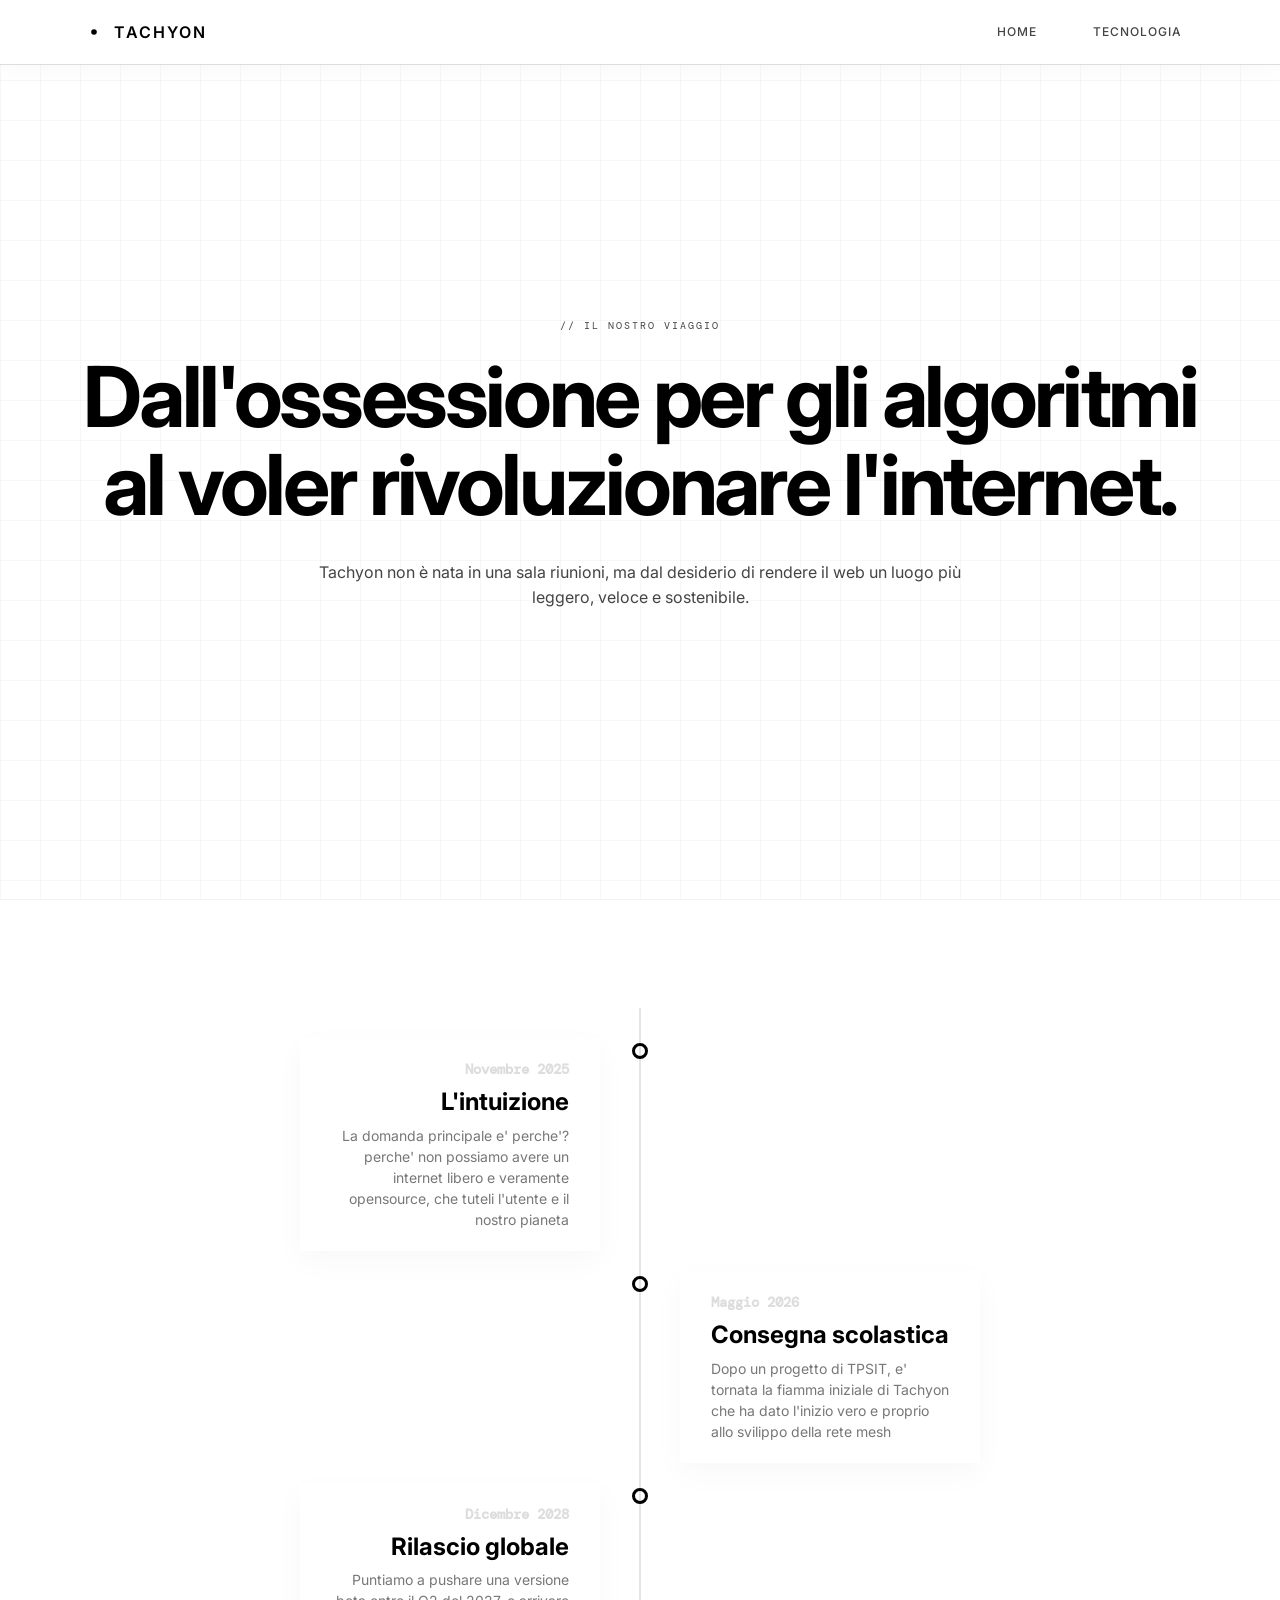
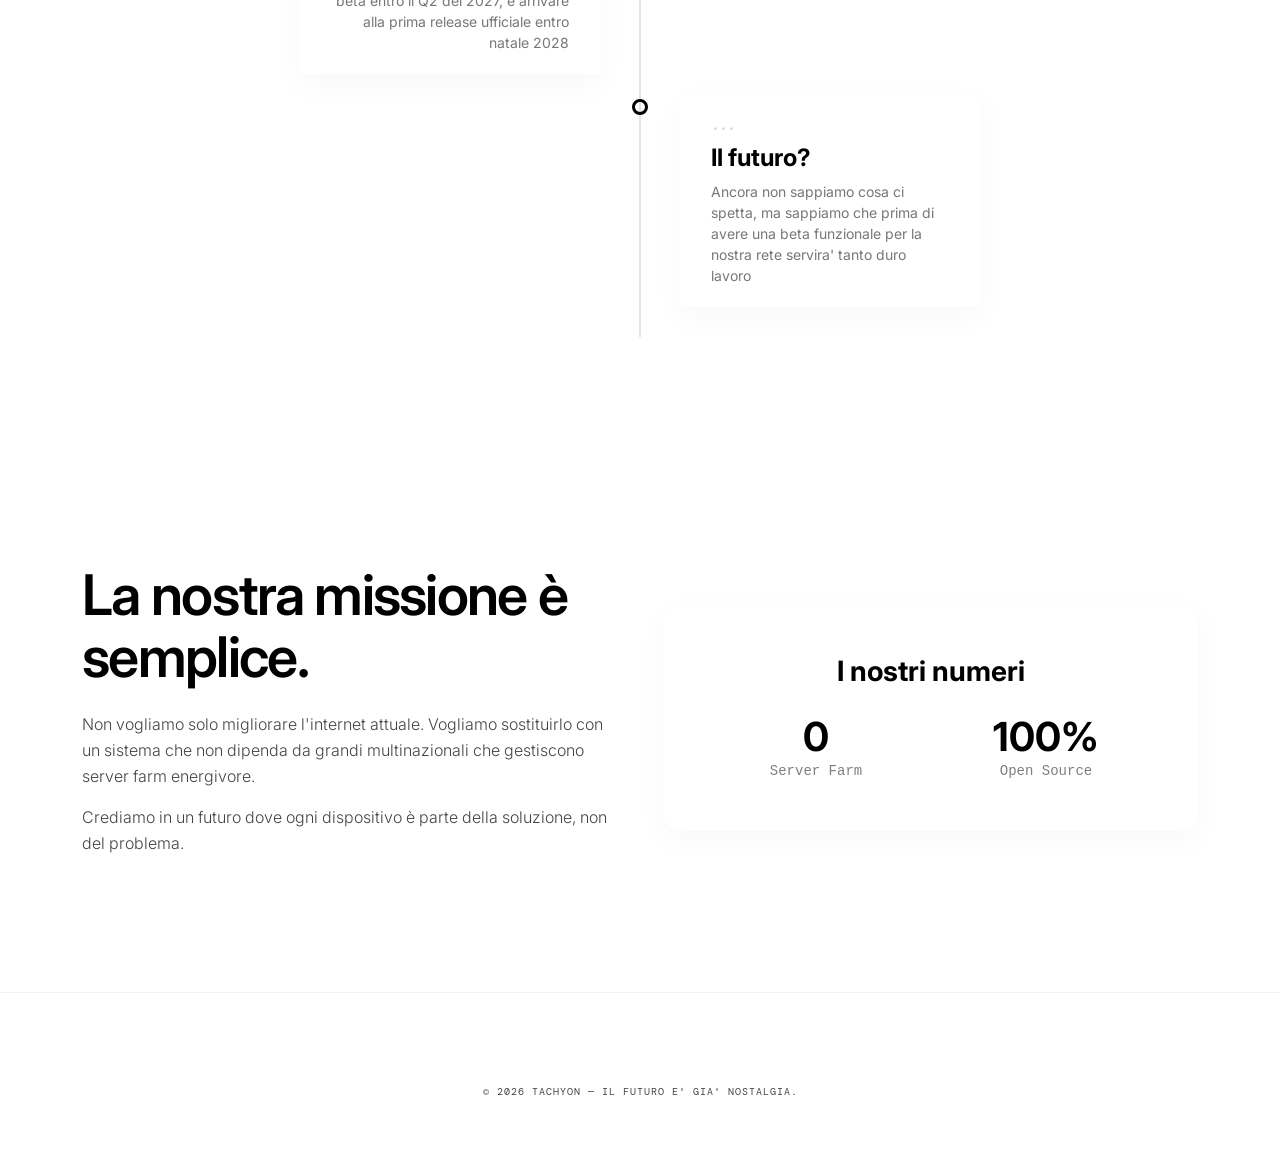
<file: carusobackend/story.html>
<!DOCTYPE html>
<html lang="it">
<head>
  <meta charset="UTF-8">
  <meta name="viewport" content="width=device-width, initial-scale=1.0">
  <title>La nostra Storia — Tachyon</title>

  <link href="https://cdn.jsdelivr.net/npm/bootstrap@5.3.3/dist/css/bootstrap.min.css" rel="stylesheet">
  <link href="https://fonts.googleapis.com/css2?family=Syne:wght@400;600;700;800&family=Outfit:wght@300;400;500;600&family=DM+Mono:wght@400;500&display=swap" rel="stylesheet">
  
  <link rel="stylesheet" href="css/style.css">

  <style>
    .nav-internal {
      background: rgba(255, 255, 255, 0.88) !important;
      backdrop-filter: blur(22px);
      border-bottom: 1px solid var(--slate-200);
    }

    .story-hero {
      padding: 160px 0 80px;
      background: linear-gradient(180deg, white 0%, var(--green-50) 100%);
    }

    /* Timeline Styles */
    .timeline {
      position: relative;
      max-width: 800px;
      margin: 60px auto;
      padding: 20px;
    }

    .timeline::after {
      content: '';
      position: absolute;
      width: 2px;
      background: var(--green-100);
      top: 0; bottom: 0;
      left: 50%;
      margin-left: -1px;
    }

    .timeline-item {
      padding: 10px 40px;
      position: relative;
      background: inherit;
      width: 50%;
    }

    .timeline-item::after {
      content: '';
      position: absolute;
      width: 16px; height: 16px;
      right: -8px; top: 15px;
      background: white;
      border: 3px solid var(--green-500);
      border-radius: 50%;
      z-index: 1;
    }

    .left { left: 0; text-align: right; }
    .right { left: 50%; }

    .right::after { left: -8px; }

    .timeline-content {
      padding: 20px 30px;
      background: white;
      position: relative;
      border-radius: 16px;
      border: 1px solid var(--slate-200);
      box-shadow: 0 10px 30px rgba(0,0,0,0.03);
    }

    .timeline-date {
      font-family: var(--font-mono);
      color: var(--green-600);
      font-weight: 600;
      font-size: 14px;
      margin-bottom: 8px;
      display: block;
    }

    @media screen and (max-width: 768px) {
      .timeline::after { left: 31px; }
      .timeline-item { width: 100%; padding-left: 70px; padding-right: 25px; text-align: left; }
      .timeline-item::after { left: 23px; }
      .left { left: 0; }
      .right { left: 0; }
    }
  </style>
</head>
<body>

  <nav class="navbar navbar-expand-lg nav-internal fixed-top">
    <div class="container">
      <a class="navbar-brand d-flex align-items-center gap-2" href="index.html">
        <div class="brand-icon">
          <svg width="20" height="20" viewBox="0 0 20 20" fill="none"><circle cx="10" cy="10" r="7.5" stroke="white" stroke-width="1.5"/><circle cx="10" cy="10" r="2.8" fill="white"/></svg>
        </div>
        <span class="brand-name" style="color: var(--slate-900)">Tachyon</span>
      </a>
      <div class="ms-auto d-flex gap-4">
        <a href="index.html" class="nav-link fw-medium text-dark">Home</a>
        <a href="technology.html" class="nav-link fw-medium text-dark">Tecnologia</a>
      </div>
    </div>
  </nav>

  <section class="story-hero">
    <div class="container text-center reveal">
      <p class="section-eyebrow">// Il nostro viaggio</p>
      <h1 class="hero-title" style="color: var(--slate-900)">Dall'ossessione per gli algoritmi<br>al <span class="accent">voler rivoluzionare l'internet.</span></h1>
      <p class="hero-subtitle mx-auto" style="max-width: 700px; color: var(--slate-600)">
        Tachyon non è nata in una sala riunioni, ma dal desiderio di rendere il web un luogo più leggero, veloce e sostenibile.
      </p>
    </div>
  </section>

  <section class="py-5 bg-white">
    <div class="container">
      <div class="timeline">
        
        <div class="timeline-item left reveal">
          <div class="timeline-content">
            <span class="timeline-date">Novembre 2025</span>
            <h4 class="fw-bold">L'intuizione</h4>
            <p class="text-muted small mb-0">La domanda principale e' perche'? perche' non possiamo avere un internet libero e veramente opensource, che tuteli l'utente e il nostro pianeta</p>
          </div>
        </div>

        <div class="timeline-item right reveal reveal-delay-1">
          <div class="timeline-content">
            <span class="timeline-date">Maggio 2026</span>
            <h4 class="fw-bold">Consegna scolastica</h4>
            <p class="text-muted small mb-0">Dopo un progetto di TPSIT, e' tornata la fiamma iniziale di Tachyon che ha dato l'inizio vero e proprio allo svilippo della rete mesh</p>
          </div>
        </div>

        <div class="timeline-item left reveal reveal-delay-2">
          <div class="timeline-content">
            <span class="timeline-date">Dicembre 2028</span>
            <h4 class="fw-bold">Rilascio globale</h4>
            <p class="text-muted small mb-0">Puntiamo a pushare una versione beta entro il Q2 del 2027, e arrivare alla prima release ufficiale entro natale 2028</p>
          </div>
        </div>

        <div class="timeline-item right reveal reveal-delay-2">
          <div class="timeline-content">
            <span class="timeline-date">...</span>
            <h4 class="fw-bold">Il futuro?</h4>
            <p class="text-muted small mb-0">Ancora non sappiamo cosa ci spetta, ma sappiamo che prima di avere una beta funzionale per la nostra rete servira' tanto duro lavoro</p>
          </div>
        </div>

      </div>
    </div>
  </section>

  <section class="tech-section">
    <div class="container">
      <div class="row align-items-center g-5">
        <div class="col-lg-6 reveal">
          <h2 class="section-title">La nostra missione è semplice.</h2>
          <p class="text-secondary">
            Non vogliamo solo migliorare l'internet attuale. Vogliamo sostituirlo con un sistema che non dipenda da grandi multinazionali che gestiscono server farm energivore. 
          </p>
          <p class="text-secondary">
            Crediamo in un futuro dove ogni dispositivo è parte della soluzione, non del problema.
          </p>
        </div>
        <div class="col-lg-6 reveal reveal-delay-1 text-center">
          <div class="p-5 rounded-4" style="background: var(--green-900); color: white;">
            <h3 class="font-heading fw-bold mb-4">I nostri numeri</h3>
            <div class="row g-4">
              <div class="col-6">
                <div class="h1 fw-bold mb-0 text-success">0</div>
                <div class="small opacity-50 font-monospace">Server Farm</div>
              </div>
              <div class="col-6">
                <div class="h1 fw-bold mb-0 text-success">100%</div>
                <div class="small opacity-50 font-monospace">Open Source</div>
              </div>
            </div>
          </div>
        </div>
      </div>
    </div>
  </section>

  <footer class="footer">
    <div class="container text-center">
      <p class="footer-tagline">© 2026 Tachyon — Il futuro e' gia' nostalgia.</p>
    </div>
  </footer>

  <script src="https://cdn.jsdelivr.net/npm/bootstrap@5.3.3/dist/js/bootstrap.bundle.min.js"></script>
  <script src="js/script.js"></script>
</body>
</html>
</file>
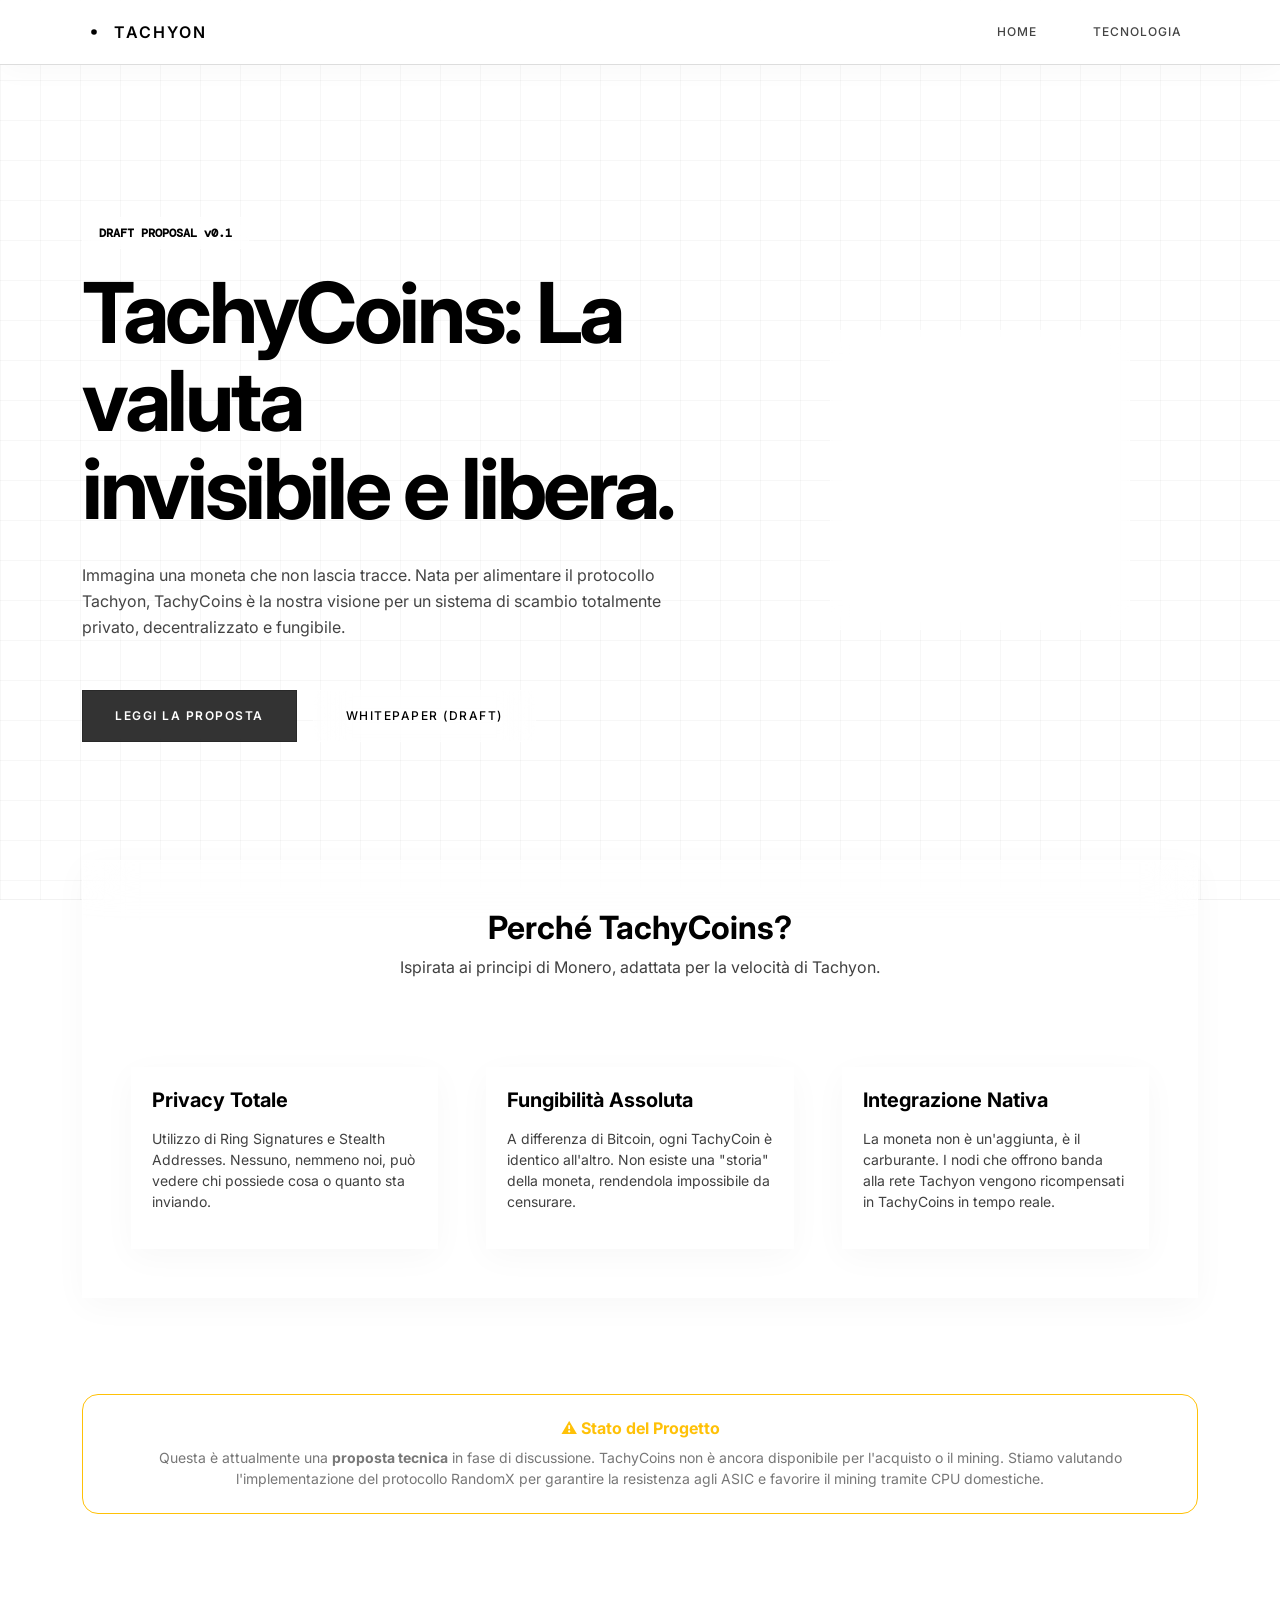
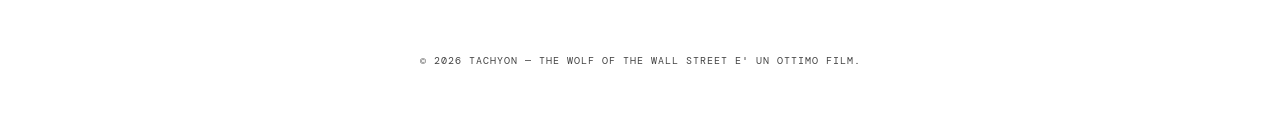
<file: carusobackend/tachycoins.html>
<!DOCTYPE html>
<html lang="it">
<head>
  <meta charset="UTF-8">
  <meta name="viewport" content="width=device-width, initial-scale=1.0">
  <title>TachyCoins — Privacy First Currency</title>

  <link href="https://cdn.jsdelivr.net/npm/bootstrap@5.3.3/dist/css/bootstrap.min.css" rel="stylesheet">
  <link href="https://fonts.googleapis.com/css2?family=Syne:wght@400;600;700;800&family=Outfit:wght@300;400;500;600&family=DM+Mono:wght@400;500&display=swap" rel="stylesheet">
  
  <link rel="stylesheet" href="css/style.css">

  <style>
    .nav-internal {
      background: rgba(255, 255, 255, 0.88) !important;
      backdrop-filter: blur(22px);
      border-bottom: 1px solid var(--slate-200);
    }

    .coin-hero {
      padding: 160px 0 100px;
      background: radial-gradient(circle at top right, var(--green-50), white);
      overflow: hidden;
    }

    /* Card Proposta */
    .proposal-badge {
      display: inline-block;
      padding: 6px 16px;
      background: #fef3c7;
      color: #92400e;
      border-radius: 50px;
      font-family: var(--font-mono);
      font-size: 12px;
      font-weight: 600;
      margin-bottom: 20px;
    }

    .coin-visual {
      position: relative;
      width: 300px;
      height: 300px;
      margin: 0 auto;
      background: var(--green-600);
      border-radius: 50%;
      display: flex;
      align-items: center;
      justify-content: center;
      box-shadow: 0 20px 50px rgba(22, 163, 74, 0.3);
      animation: float 6s ease-in-out infinite;
    }

    .coin-visual svg {
      width: 150px;
      height: 150px;
    }

    @keyframes float {
      0%, 100% { transform: translateY(0); }
      50% { transform: translateY(-20px); }
    }

    .feature-list-dark {
      background: var(--slate-900);
      color: white;
      padding: 80px 0;
      border-radius: 40px;
      margin-top: -40px;
    }

    .crypto-spec {
      border: 1px solid rgba(255,255,255,0.1);
      padding: 20px;
      border-radius: 16px;
      background: rgba(255,255,255,0.05);
    }
  </style>
</head>
<body>

  <nav class="navbar navbar-expand-lg nav-internal fixed-top">
    <div class="container">
      <a class="navbar-brand d-flex align-items-center gap-2" href="index.html">
        <div class="brand-icon">
          <svg width="20" height="20" viewBox="0 0 20 20" fill="none"><circle cx="10" cy="10" r="7.5" stroke="white" stroke-width="1.5"/><circle cx="10" cy="10" r="2.8" fill="white"/></svg>
        </div>
        <span class="brand-name" style="color: var(--slate-900)">Tachyon</span>
      </a>
      <div class="ms-auto d-flex gap-4">
        <a href="index.html" class="nav-link fw-medium text-dark">Home</a>
        <a href="technology.html" class="nav-link fw-medium text-dark">Tecnologia</a>
      </div>
    </div>
  </nav>

  <section class="coin-hero">
    <div class="container">
      <div class="row align-items-center g-5">
        <div class="col-lg-7 reveal">
          <span class="proposal-badge">DRAFT PROPOSAL v0.1</span>
          <h1 class="hero-title" style="color: var(--slate-900)">TachyCoins: La valuta<br><span class="accent">invisibile e libera.</span></h1>
          <p class="hero-subtitle" style="color: var(--slate-600); max-width: 600px;">
            Immagina una moneta che non lascia tracce. Nata per alimentare il protocollo Tachyon, TachyCoins è la nostra visione per un sistema di scambio totalmente privato, decentralizzato e fungibile.
          </p>
          <div class="d-flex gap-3 mt-4">
            <a href="#vision" class="btn-primary-green">Leggi la Proposta</a>
            <a href="#" class="btn-ghost-white" style="color: var(--slate-900); border-color: var(--slate-200)">Whitepaper (Draft)</a>
          </div>
        </div>
        <div class="col-lg-5 text-center reveal reveal-delay-1">
          <div class="coin-visual">
            <svg viewBox="0 0 100 100" fill="none" xmlns="http://www.w3.org/2000/svg">
              <path d="M50 10V90M50 10L30 35M50 10L70 35M30 65L50 90L70 65" stroke="white" stroke-width="8" stroke-linecap="round" stroke-linejoin="round"/>
              <circle cx="50" cy="50" r="15" fill="white"/>
            </svg>
          </div>
        </div>
      </div>
    </div>
  </section>

  <section class="container mb-5">
    <div class="feature-list-dark p-5 reveal" id="vision">
      <div class="row g-5">
        <div class="col-md-12 text-center mb-4">
          <h2 class="font-heading fw-bold">Perché TachyCoins?</h2>
          <p class="opacity-75">Ispirata ai principi di Monero, adattata per la velocità di Tachyon.</p>
        </div>
        <div class="col-md-4">
          <div class="crypto-spec">
            <h5 class="text-success fw-bold mb-3">Privacy Totale</h5>
            <p class="small opacity-75">Utilizzo di Ring Signatures e Stealth Addresses. Nessuno, nemmeno noi, può vedere chi possiede cosa o quanto sta inviando.</p>
          </div>
        </div>
        <div class="col-md-4">
          <div class="crypto-spec">
            <h5 class="text-success fw-bold mb-3">Fungibilità Assoluta</h5>
            <p class="small opacity-75">A differenza di Bitcoin, ogni TachyCoin è identico all'altro. Non esiste una "storia" della moneta, rendendola impossibile da censurare.</p>
          </div>
        </div>
        <div class="col-md-4">
          <div class="crypto-spec">
            <h5 class="text-success fw-bold mb-3">Integrazione Nativa</h5>
            <p class="small opacity-75">La moneta non è un'aggiunta, è il carburante. I nodi che offrono banda alla rete Tachyon vengono ricompensati in TachyCoins in tempo reale.</p>
          </div>
        </div>
      </div>
    </div>
  </section>

  <section class="py-5">
    <div class="container text-center reveal">
      <div class="p-4 border border-warning rounded-4 bg-light">
        <h6 class="text-warning fw-bold mb-2">⚠ Stato del Progetto</h6>
        <p class="small text-muted mb-0">
          Questa è attualmente una <strong>proposta tecnica</strong> in fase di discussione. TachyCoins non è ancora disponibile per l'acquisto o il mining. 
          Stiamo valutando l'implementazione del protocollo RandomX per garantire la resistenza agli ASIC e favorire il mining tramite CPU domestiche.
        </p>
      </div>
    </div>
  </section>

  <footer class="footer">
    <div class="container text-center">
      <p class="footer-tagline">© 2026 Tachyon — The Wolf of the Wall Street e' un ottimo film.</p>
    </div>
  </footer>

  <script src="https://cdn.jsdelivr.net/npm/bootstrap@5.3.3/dist/js/bootstrap.bundle.min.js"></script>
  <script src="js/script.js"></script>
</body>
</html>
</file>
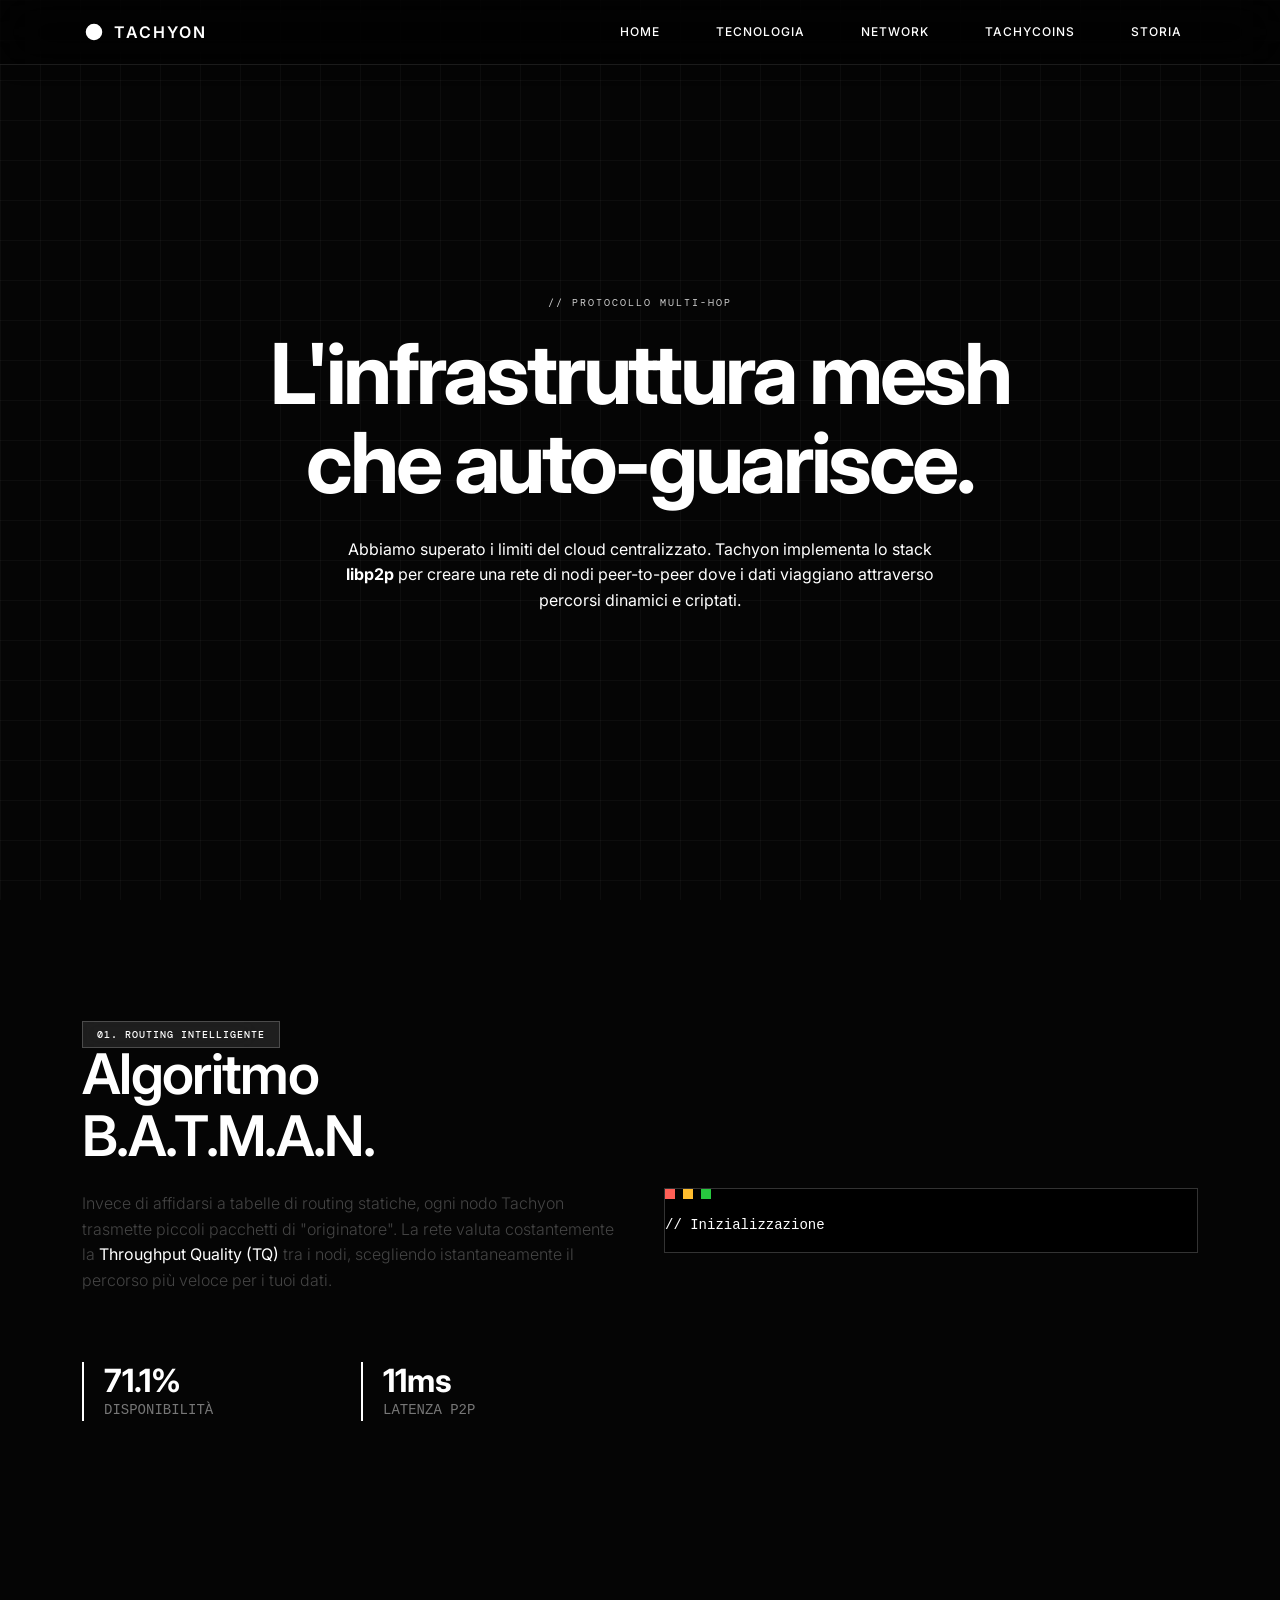
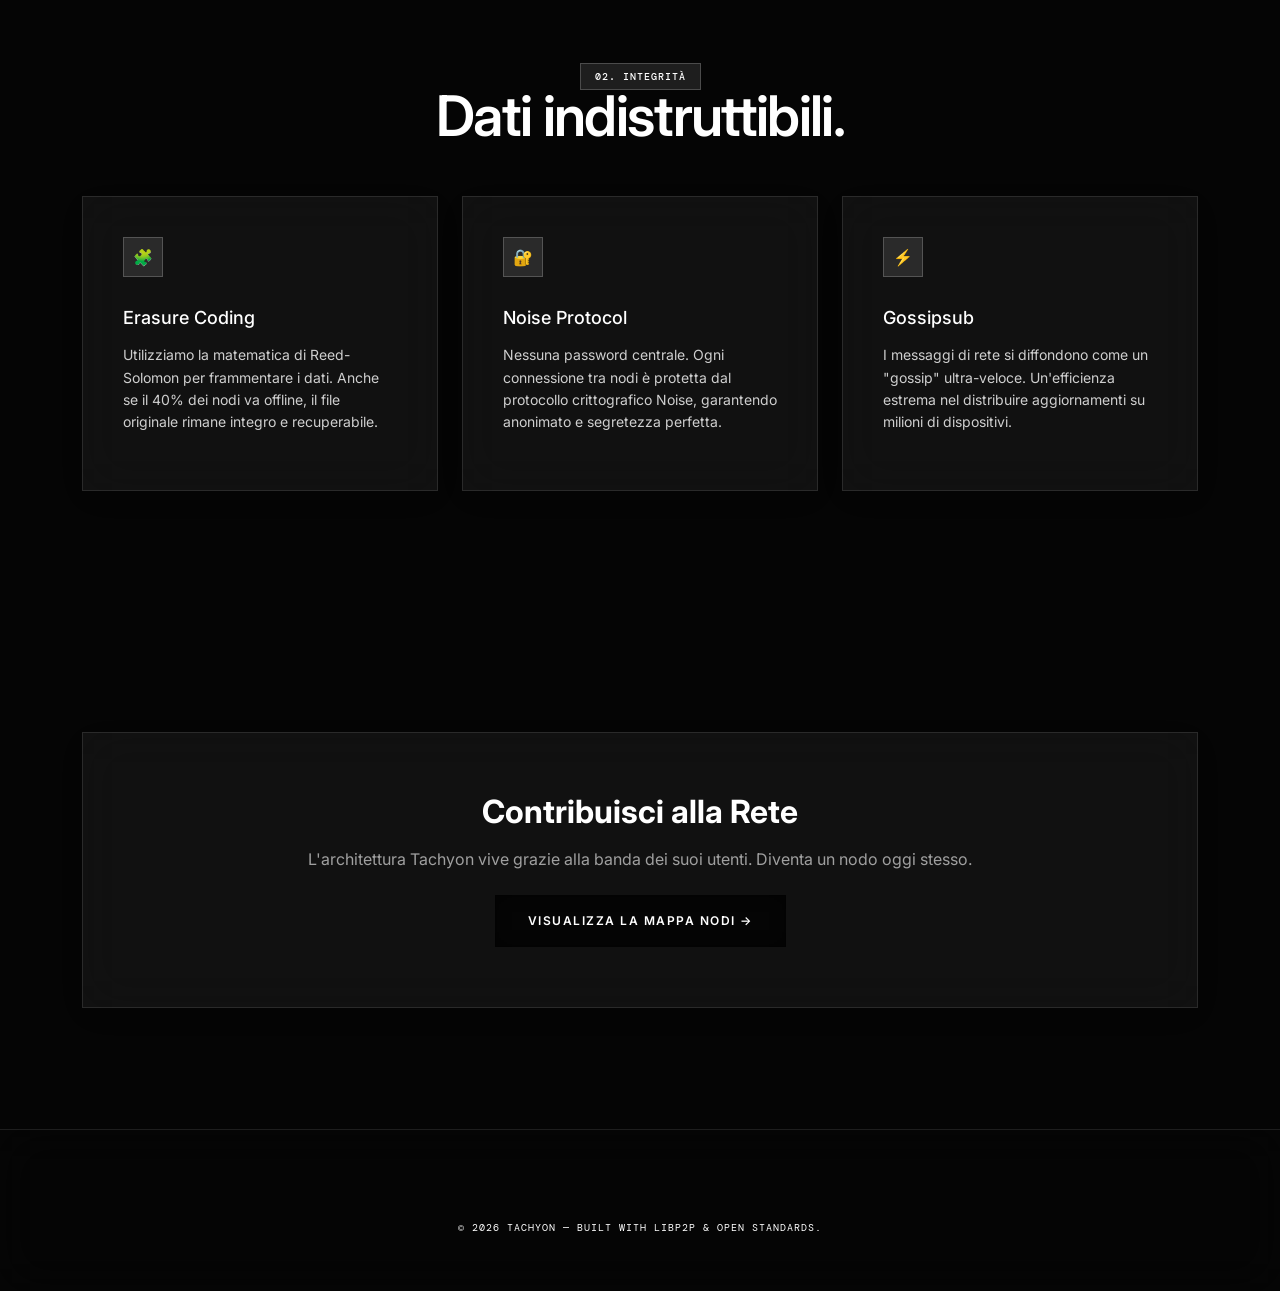
<file: carusobackend/technology.html>
<!DOCTYPE html>
<html lang="it">

<head>
  <meta charset="UTF-8">
  <meta name="viewport" content="width=device-width, initial-scale=1.0">
  <title>Tecnologia — Tachyon Mesh Protocol</title>

  <link href="https://cdn.jsdelivr.net/npm/bootstrap@5.3.3/dist/css/bootstrap.min.css" rel="stylesheet">
  <link
    href="https://fonts.googleapis.com/css2?family=Syne:wght@400;600;700;800&family=Outfit:wght@300;400;500;600&family=DM+Mono:wght@400;500&display=swap"
    rel="stylesheet">

  <link rel="stylesheet" href="css/style.css">

  <style>
    /* Integrazioni specifiche per la pagina tecnologia (Dark Mode) */
    body {
      background-color: #050505 !important;
      background-image:
        linear-gradient(rgba(255, 255, 255, 0.03) 1px, transparent 1px),
        linear-gradient(90deg, rgba(255, 255, 255, 0.03) 1px, transparent 1px) !important;
      color: #ffffff !important;
    }

    .nav-internal {
      background: rgba(0, 0, 0, 0.6) !important;
      backdrop-filter: blur(24px);
      -webkit-backdrop-filter: blur(24px);
      border-bottom: 1px solid rgba(255, 255, 255, 0.1) !important;
    }

    .nav-internal .brand-name,
    .nav-internal .nav-link {
      color: #ffffff !important;
    }

    .nav-internal .brand-icon svg {
      stroke: #ffffff !important;
    }

    .nav-internal .brand-icon svg circle {
      fill: #ffffff !important;
    }

    .tech-hero {
      padding: 160px 0 100px;
      background: transparent !important;
    }

    .hero-title,
    .section-title,
    .feature-title,
    .brand-name,
    .accent,
    h1, h2, h3, h4, h5, h6, p, span, strong {
      color: #ffffff !important;
    }

    .hero-subtitle,
    .text-secondary,
    .feature-desc,
    .section-eyebrow,
    .opacity-75 {
      color: rgba(255, 255, 255, 0.8) !important;
    }

    .feature-card {
      background: rgba(255, 255, 255, 0.05) !important;
      border: 1px solid rgba(255, 255, 255, 0.1) !important;
    }

    .feature-card:hover {
      background: rgba(255, 255, 255, 0.1) !important;
      border-color: rgba(255, 255, 255, 0.3) !important;
    }

    .feature-icon {
      background: rgba(255, 255, 255, 0.1) !important;
      border-color: rgba(255, 255, 255, 0.2) !important;
      color: #ffffff !important;
    }

    .feature-tag {
      background: rgba(255, 255, 255, 0.1) !important;
      color: #ffffff !important;
      border-color: rgba(255, 255, 255, 0.2) !important;
    }

    .code-window {
      background: #000000 !important;
      border: 1px solid rgba(255, 255, 255, 0.2) !important;
      box-shadow: 0 30px 60px rgba(0, 0, 0, 0.5);
    }

    .step-num {
      color: #ffffff !important;
      background: rgba(255, 255, 255, 0.1) !important;
      border: 1px solid rgba(255, 255, 255, 0.2) !important;
    }

    .stat-box {
      border-left: 2px solid #ffffff !important;
    }

    .text-success {
      color: #ffffff !important;
    }

    .btn-cta-box {
      background: rgba(255, 255, 255, 0.05) !important;
      border: 1px solid rgba(255, 255, 255, 0.1) !important;
      backdrop-filter: blur(24px);
    }

    .footer {
      background: transparent !important;
      border-top: 1px solid rgba(255, 255, 255, 0.1) !important;
      color: rgba(255, 255, 255, 0.5) !important;
    }
  </style>
</head>

<body>

  <nav class="navbar navbar-expand-lg nav-internal fixed-top">
    <div class="container">
      <a class="navbar-brand d-flex align-items-center gap-2" href="index.html">
        <div class="brand-icon">
          <svg width="20" height="20" viewBox="0 0 20 20" fill="none">
            <circle cx="10" cy="10" r="7.5" stroke="white" stroke-width="1.5" />
            <circle cx="10" cy="10" r="2.8" fill="white" />
          </svg>
        </div>
        <span class="brand-name">Tachyon</span>
      </a>
      <div class="ms-auto d-flex gap-4">
        <a href="index.html" class="nav-link fw-medium">Home</a>
        <a href="technology.html" class="nav-link fw-medium">Tecnologia</a>
        <a href="network.html" class="nav-link fw-medium">Network</a>
        <a href="tachycoins.html" class="nav-link fw-medium">TachyCoins</a>
        <a href="story.html" class="nav-link fw-medium">Storia</a>
      </div>
    </div>
  </nav>

  <section class="tech-hero">
    <div class="container text-center reveal">
      <p class="section-eyebrow">// Protocollo Multi-Hop</p>
      <h1 class="hero-title" style="color: #ffffff !important;">L'infrastruttura mesh<br><span class="accent" style="color: #ffffff !important;">che
          auto-guarisce.</span></h1>
      <p class="hero-subtitle mx-auto" style="color: #ffffff !important;">
        Abbiamo superato i limiti del cloud centralizzato. Tachyon implementa lo stack <strong>libp2p</strong> per
        creare una rete di nodi peer-to-peer dove i dati viaggiano attraverso percorsi dinamici e criptati.
      </p>
    </div>
  </section>

  <section class="tech-section">
    <div class="container">
      <div class="row align-items-center g-5">
        <div class="col-lg-6 reveal">
          <span class="step-num">01. Routing Intelligente</span>
          <h2 class="section-title">Algoritmo B.A.T.M.A.N.</h2>
          <p class="text-secondary mb-4">
            Invece di affidarsi a tabelle di routing statiche, ogni nodo Tachyon trasmette piccoli pacchetti di
            "originatore". La rete valuta costantemente la <strong>Throughput Quality (TQ)</strong> tra i nodi,
            scegliendo istantaneamente il percorso più veloce per i tuoi dati.
          </p>

          <div class="row g-4 mt-2">
            <div class="col-6">
              <div class="stat-box">
                <div class="h2 fw-bold text-success mb-0"><span class="counter" data-target="99.9">0</span>%</div>
                <div class="small text-uppercase font-monospace text-muted">Disponibilità</div>
              </div>
            </div>
            <div class="col-6">
              <div class="stat-box">
                <div class="h2 fw-bold text-success mb-0"><span class="counter" data-target="15">0</span>ms</div>
                <div class="small text-uppercase font-monospace text-muted">Latenza P2P</div>
              </div>
            </div>
          </div>
        </div>

        <div class="col-lg-6 reveal reveal-delay-1">
          <div class="code-window">
            <div class="d-flex gap-2 mb-3">
              <div style="width:10px; height:10px; border-radius:50%; background:#ff5f56;"></div>
              <div style="width:10px; height:10px; border-radius:50%; background:#ffbd2e;"></div>
              <div style="width:10px; height:10px; border-radius:50%; background:#27c93f;"></div>
            </div>
            <pre><code id="typewriter-code"></code></pre>
          </div>
        </div>
      </div>
    </div>
  </section>

  <section class="tech-section bg-white">
    <div class="container">
      <div class="text-center mb-5 reveal">
        <span class="step-num">02. Integrità</span>
        <h2 class="section-title">Dati indistruttibili.</h2>
      </div>
      <div class="row g-4">
        <div class="col-md-4 reveal">
          <div class="feature-card">
            <div class="feature-icon">🧩</div>
            <h3 class="feature-title">Erasure Coding</h3>
            <p class="feature-desc">Utilizziamo la matematica di Reed-Solomon per frammentare i dati. Anche se il 40%
              dei nodi va offline, il file originale rimane integro e recuperabile.</p>
          </div>
        </div>
        <div class="col-md-4 reveal reveal-delay-1">
          <div class="feature-card">
            <div class="feature-icon">🔐</div>
            <h3 class="feature-title">Noise Protocol</h3>
            <p class="feature-desc">Nessuna password centrale. Ogni connessione tra nodi è protetta dal protocollo
              crittografico Noise, garantendo anonimato e segretezza perfetta.</p>
          </div>
        </div>
        <div class="col-md-4 reveal reveal-delay-2">
          <div class="feature-card">
            <div class="feature-icon">⚡</div>
            <h3 class="feature-title">Gossipsub</h3>
            <p class="feature-desc">I messaggi di rete si diffondono come un "gossip" ultra-veloce. Un'efficienza
              estrema nel distribuire aggiornamenti su milioni di dispositivi.</p>
          </div>
        </div>
      </div>
    </div>
  </section>

  <section class="tech-section">
    <div class="container reveal">
      <div class="btn-cta-box text-center">
        <h2 class="font-heading fw-bold mb-3 text-white">Contribuisci alla Rete</h2>
        <p class="mb-4 opacity-75 text-white">L'architettura Tachyon vive grazie alla banda dei suoi utenti. Diventa un
          nodo oggi stesso.</p>
        <a href="network.html" class="btn btn-success btn-lg fw-bold px-5 py-3 rounded-pill">Visualizza la Mappa Nodi
          →</a>
      </div>
    </div>
  </section>

  <footer class="footer">
    <div class="container text-center">
      <p class="footer-tagline">© 2026 Tachyon — Built with libp2p & Open Standards.</p>
    </div>
  </footer>

  <script src="https://cdn.jsdelivr.net/npm/bootstrap@5.3.3/dist/js/bootstrap.bundle.min.js"></script>
  <script src="js/script.js"></script>
</body>

</html>
</file>
<file: carusobackend/css/style.css>
/* ============================================================
   CSS VARIABLES — Palantir-esque Light Theme
============================================================ */
@import url('https://fonts.googleapis.com/css2?family=Inter:wght@300;400;500;600;700&family=DM+Mono:wght@400;500&display=swap');

:root {
  --bg-primary: #ffffff;
  --bg-secondary: #f7f7f7;
  --bg-tertiary: #eaeaea;
  --text-primary: #000000;
  --text-secondary: #444444;
  --text-muted: #777777;
  --accent: #000000; /* Stark black for accents */
  --border-color: #dddddd;
  
  --font-heading: 'Inter', sans-serif;
  --font-body: 'Inter', sans-serif;
  --font-mono: 'DM Mono', monospace;
  
  --transition: all 0.3s cubic-bezier(0.16, 1, 0.3, 1);

  /* Override original variables */
  --green-50: var(--bg-secondary) !important;
  --green-100: var(--bg-tertiary) !important;
  --green-400: var(--accent) !important;
  --green-500: var(--text-primary) !important;
  --green-600: var(--border-color) !important;
  --green-700: var(--bg-primary) !important;
  --slate-50: var(--bg-primary) !important;
  --slate-100: var(--bg-secondary) !important;
  --slate-200: var(--border-color) !important;
  --slate-600: var(--text-secondary) !important;
  --slate-700: var(--text-muted) !important;
  --slate-900: var(--text-primary) !important;
  --surface: var(--bg-primary) !important;
  --surface-border: var(--border-color) !important;
}

*, *::before, *::after { box-sizing: border-box; margin: 0; padding: 0; }

body {
  font-family: var(--font-body);
  background-color: var(--bg-primary);
  background-image: 
    linear-gradient(rgba(0,0,0,0.03) 1px, transparent 1px),
    linear-gradient(90deg, rgba(0,0,0,0.03) 1px, transparent 1px);
  background-size: 40px 40px;
  background-attachment: fixed;
  color: var(--text-primary);
  overflow-x: hidden;
  -webkit-font-smoothing: antialiased;
  -moz-osx-font-smoothing: grayscale;
}

/* Force sharp corners everywhere */
* {
  border-radius: 0 !important;
}

/* Force backgrounds on sections that might have inline styles */
.bg-white, .bg-light, [style*="background: #fff"], [style*="background: white"], [style*="background-color: #020617"] {
  background-color: transparent !important;
  background: transparent !important;
}

/* ============================================================
   NAVBAR
============================================================ */
#mainNav, .nav-internal {
  position: fixed;
  top: 0; left: 0; right: 0;
  z-index: 1000;
  padding: 20px 0;
  background: transparent !important;
  border-bottom: 1px solid rgba(255,255,255,0.2);
  transition: var(--transition);
}

/* When scrolled, background becomes liquid glass */
#mainNav.scrolled, .nav-internal.scrolled, .nav-internal {
  padding: 15px 0;
  background: rgba(255, 255, 255, 0.6) !important;
  backdrop-filter: blur(24px);
  -webkit-backdrop-filter: blur(24px);
  border-bottom: 1px solid rgba(255, 255, 255, 0.8);
  box-shadow: 0 4px 30px rgba(0, 0, 0, 0.03);
}

.navbar-brand {
  display: flex;
  align-items: center;
  gap: 12px;
  text-decoration: none;
}

.brand-icon {
  width: 24px; height: 24px;
  background: transparent;
  display: flex; align-items: center; justify-content: center;
  flex-shrink: 0;
}

/* Base state (transparent bg) -> White Logo & Text */
.brand-icon svg { stroke: #ffffff; fill: transparent; transition: var(--transition); }
.brand-icon svg circle[fill="white"] { fill: #ffffff; stroke: none; }
.brand-name {
  font-family: var(--font-heading);
  font-size: 16px; font-weight: 600;
  color: #ffffff !important;
  letter-spacing: 2px; text-transform: uppercase;
  transition: var(--transition);
}
.navbar-nav .nav-link, .nav-link {
  color: rgba(255,255,255,0.8) !important;
  font-family: var(--font-body); font-size: 12px; font-weight: 500;
  padding: 8px 16px; text-transform: uppercase; letter-spacing: 1px;
  transition: var(--transition);
}
.navbar-nav .nav-link:hover, .nav-link:hover { color: #ffffff !important; text-shadow: 0 0 10px rgba(255,255,255,0.5); }

/* Scrolled state (Glass bg) -> Black Logo & Text */
#mainNav.scrolled .brand-icon svg, .nav-internal .brand-icon svg { stroke: var(--text-primary); }
#mainNav.scrolled .brand-icon svg circle[fill="white"], .nav-internal .brand-icon svg circle[fill="white"] { fill: var(--text-primary); }
#mainNav.scrolled .brand-name, .nav-internal .brand-name { color: var(--text-primary) !important; }
#mainNav.scrolled .navbar-nav .nav-link, #mainNav.scrolled .nav-link, .nav-internal .nav-link { color: var(--text-secondary) !important; }
#mainNav.scrolled .navbar-nav .nav-link:hover, #mainNav.scrolled .nav-link:hover, .nav-internal .nav-link:hover { color: var(--text-primary) !important; text-shadow: none; }

.btn-nav-cta {
  background: rgba(255, 255, 255, 0.1) !important;
  backdrop-filter: blur(10px);
  color: #ffffff !important;
  border: 1px solid rgba(255, 255, 255, 0.5);
  padding: 10px 24px !important;
  font-size: 11px; font-weight: 600 !important;
  text-transform: uppercase; letter-spacing: 1px;
}
.btn-nav-cta:hover { background: rgba(255, 255, 255, 0.3) !important; color: #ffffff !important; }

#mainNav.scrolled .btn-nav-cta, .nav-internal .btn-nav-cta {
  background: rgba(0, 0, 0, 0.05) !important;
  color: var(--text-primary) !important;
  border-color: rgba(0, 0, 0, 0.2);
}
#mainNav.scrolled .btn-nav-cta:hover, .nav-internal .btn-nav-cta:hover {
  background: rgba(0, 0, 0, 0.1) !important; color: var(--text-primary) !important;
}

/* ============================================================
   HERO
============================================================ */
.hero, .tech-hero, .coin-hero, .network-hero, .story-hero {
  position: relative;
  min-height: 100vh;
  display: flex;
  align-items: center;
  overflow: hidden;
  border-bottom: 1px solid rgba(0,0,0,0.05);
  background: transparent !important;
}

.hero-bg {
  position: absolute;
  inset: 0;
  z-index: 0;
}

.hero-video {
  width: 100%;
  height: 100%;
  object-fit: cover;
}

.hero-mountains, .hero-particles { display: none !important; }

/* Video overlay to ensure text is readable */
.hero-overlay {
  position: absolute; inset: 0;
  background: rgba(0, 0, 0, 0.4) !important;
  z-index: 1;
}

/* Technical grid background for non-video heroes REMOVED because it is now on body */

.hero-content {
  position: relative; z-index: 3;
  padding: 140px 0 90px;
}

/* In the main hero (with video), text must be white */
.hero .hero-badge { border-color: rgba(255,255,255,0.3); }
.hero .hero-badge-text { color: rgba(255,255,255,0.8); }
.hero .hero-badge-dot { background: #ffffff; }
.hero .hero-title, .hero .hero-title .accent { color: #ffffff !important; }
.hero .hero-subtitle { color: rgba(255,255,255,0.9) !important; }

/* Other heroes (light background) text must be black */
.tech-hero .hero-badge, .coin-hero .hero-badge, .network-hero .hero-badge, .story-hero .hero-badge { border-color: var(--border-color); }
.tech-hero .hero-badge-text, .coin-hero .hero-badge-text, .network-hero .hero-badge-text, .story-hero .hero-badge-text { color: var(--text-secondary); }
.tech-hero .hero-title, .coin-hero .hero-title, .network-hero .hero-title, .story-hero .hero-title { color: var(--text-primary) !important; }
.tech-hero .hero-title .accent, .coin-hero .hero-title .accent, .network-hero .hero-title .accent, .story-hero .hero-title .accent { color: var(--text-primary) !important; }
.tech-hero .hero-subtitle, .coin-hero .hero-subtitle, .network-hero .hero-subtitle, .story-hero .hero-subtitle { color: var(--text-secondary) !important; }

.hero-badge {
  display: inline-flex; align-items: center; gap: 12px;
  background: rgba(255, 255, 255, 0.2);
  backdrop-filter: blur(10px);
  -webkit-backdrop-filter: blur(10px);
  border: 1px solid rgba(255, 255, 255, 0.5);
  border-radius: 0;
  padding: 6px 16px;
  margin-bottom: 40px;
}

.hero-badge-dot { width: 6px; height: 6px; background: var(--accent); }

.hero-badge-text {
  font-family: var(--font-mono);
  font-size: 10px;
  letter-spacing: 2px;
  text-transform: uppercase;
}

.hero-title {
  font-family: var(--font-heading);
  font-size: clamp(40px, 7vw, 84px);
  font-weight: 700;
  line-height: 1.05;
  letter-spacing: -0.04em;
  margin-bottom: 30px;
}

.hero-title .dim { color: var(--text-muted); font-weight: 400;}

.hero-subtitle {
  font-size: 16px; font-weight: 400;
  line-height: 1.6;
  max-width: 600px;
  margin-bottom: 50px;
}

.hero-actions { display: flex; gap: 16px; flex-wrap: wrap; }

.btn-primary-green, .btn-success, .btn-primary {
  background: rgba(0, 0, 0, 0.8) !important;
  backdrop-filter: blur(10px);
  color: var(--bg-primary) !important;
  border: 1px solid rgba(0,0,0,0.2) !important; border-radius: 0 !important;
  padding: 16px 32px !important;
  font-family: var(--font-body);
  font-size: 12px !important; font-weight: 600 !important;
  text-decoration: none; text-transform: uppercase; letter-spacing: 1.5px;
  transition: var(--transition) !important;
  display: inline-flex; align-items: center; justify-content: center;
}
.btn-primary-green:hover, .btn-success:hover, .btn-primary:hover {
  background: rgba(0, 0, 0, 1) !important;
  color: var(--bg-primary) !important;
}

.btn-ghost-white {
  background: rgba(255, 255, 255, 0.4) !important;
  backdrop-filter: blur(16px);
  color: var(--text-primary) !important;
  border: 1px solid rgba(255,255,255,0.6) !important;
  border-radius: 0 !important;
  padding: 16px 32px !important;
  font-family: var(--font-body);
  font-size: 12px !important; font-weight: 500 !important;
  text-decoration: none; text-transform: uppercase; letter-spacing: 1.5px;
  transition: var(--transition) !important;
  display: inline-flex; align-items: center; justify-content: center;
}
.btn-ghost-white:hover { border-color: var(--text-primary) !important; background: rgba(255, 255, 255, 0.8) !important; }

/* Fix hero buttons in main page to be white */
.hero .btn-primary-green { background: rgba(255,255,255,0.9) !important; color: #000000 !important; border-color: #ffffff !important; }
.hero .btn-primary-green:hover { background: #ffffff !important; color: #000000 !important; }
.hero .btn-ghost-white { background: rgba(255,255,255,0.1) !important; color: #ffffff !important; border-color: rgba(255,255,255,0.4) !important; }
.hero .btn-ghost-white:hover { border-color: #ffffff !important; background: rgba(255,255,255,0.2) !important; }

.scroll-hint { display: none; }

/* ============================================================
   IMPACT BAR
============================================================ */
.impact-bar {
  background: rgba(255, 255, 255, 0.5);
  backdrop-filter: blur(24px);
  -webkit-backdrop-filter: blur(24px);
  border-top: 1px solid rgba(255, 255, 255, 0.8);
  border-bottom: 1px solid rgba(255, 255, 255, 0.8);
  padding: 60px 0;
}

.impact-stat { text-align: left; padding: 20px; }
.impact-stat + .impact-stat { border-left: 1px solid rgba(0,0,0,0.1); }

.impact-num {
  font-family: var(--font-heading);
  font-size: 48px; font-weight: 300;
  color: var(--text-primary);
  line-height: 1; margin-bottom: 16px;
  letter-spacing: -1px;
}

.impact-num .unit { font-size: 20px; color: var(--text-secondary); }

.impact-label {
  font-family: var(--font-mono);
  font-size: 11px; color: var(--text-muted);
  text-transform: uppercase; letter-spacing: 2px;
}

/* ============================================================
   SECTIONS
============================================================ */
.features, .tech-section, .mission { padding: 120px 0; background: transparent !important; border-bottom: 1px solid rgba(0,0,0,0.05); }

.section-eyebrow {
  font-family: var(--font-mono);
  font-size: 10px; color: var(--text-secondary);
  letter-spacing: 2px; text-transform: uppercase;
  margin-bottom: 20px;
}

.section-title {
  font-family: var(--font-heading);
  font-size: clamp(32px, 5vw, 56px);
  font-weight: 600; color: var(--text-primary) !important;
  letter-spacing: -0.03em; line-height: 1.1;
  margin-bottom: 24px;
}

.section-subtitle, p.text-secondary {
  color: var(--text-secondary) !important;
  font-size: 16px; font-weight: 300; line-height: 1.6;
}

.feature-card {
  background: rgba(255, 255, 255, 0.4) !important;
  backdrop-filter: blur(24px);
  -webkit-backdrop-filter: blur(24px);
  border: 1px solid rgba(255, 255, 255, 0.8) !important;
  box-shadow: 0 8px 32px rgba(0, 0, 0, 0.03);
  padding: 40px; height: 100%; transition: var(--transition) !important;
}
.feature-card:hover { border-color: rgba(255,255,255,1) !important; background: rgba(255, 255, 255, 0.7) !important; box-shadow: 0 12px 40px rgba(0,0,0,0.06); }

.feature-icon {
  width: 40px; height: 40px;
  background: rgba(255, 255, 255, 0.5) !important;
  border: 1px solid rgba(255,255,255,0.8);
  display: flex; align-items: center; justify-content: center;
  font-size: 16px; margin-bottom: 30px; color: var(--text-primary);
}

.feature-title {
  font-family: var(--font-heading); font-size: 18px; font-weight: 500;
  margin-bottom: 16px; color: var(--text-primary);
}

.feature-desc { color: var(--text-secondary); font-size: 14px; line-height: 1.6; font-weight: 400; }

.feature-tag {
  display: inline-block;
  background: rgba(255, 255, 255, 0.5) !important; color: var(--text-primary) !important;
  border: 1px solid rgba(255,255,255,0.8);
  font-family: var(--font-mono); font-size: 10px;
  padding: 6px 12px; margin-top: 24px;
  text-transform: uppercase; letter-spacing: 1px;
}

/* ============================================================
   MISSION VISUAL / VIDEO
============================================================ */
.mission-visual {
  overflow: hidden; height: 400px;
  border: 1px solid rgba(255,255,255,0.8);
  background: rgba(255, 255, 255, 0.3) !important;
  backdrop-filter: blur(10px);
  display: flex; align-items: center; justify-content: center;
}
.mission-video {
  width: 100%; height: 100%; object-fit: cover;
  filter: grayscale(100%);
  opacity: 0.9;
}

.btn-mission {
  color: var(--text-primary); text-decoration: none; font-family: var(--font-mono);
  font-size: 11px; text-transform: uppercase; letter-spacing: 2px;
  border-bottom: 1px solid var(--text-primary); padding-bottom: 4px; transition: var(--transition);
}
.btn-mission:hover { color: var(--text-secondary); border-color: var(--text-secondary); }

/* ============================================================
   FOOTER
============================================================ */
.footer {
  background: rgba(255, 255, 255, 0.6) !important; 
  backdrop-filter: blur(24px);
  color: var(--text-secondary);
  padding: 80px 0 40px; border-top: 1px solid rgba(255,255,255,0.8);
}
.footer-brand-name { font-family: var(--font-heading); font-size: 16px; color: var(--text-primary); font-weight: 600; text-transform: uppercase; letter-spacing: 2px;}
.footer-tagline { font-family: var(--font-mono); font-size: 10px; margin-top: 10px; letter-spacing: 1px; text-transform: uppercase;}
.footer-col-title { font-size: 11px; text-transform: uppercase; letter-spacing: 2px; color: var(--text-primary); margin-bottom: 20px;}
.footer-links { list-style: none; padding: 0; }
.footer-links li { margin-bottom: 12px; }
.footer-links a { color: var(--text-secondary); text-decoration: none; font-size: 13px; transition: var(--transition); }
.footer-links a:hover { color: var(--text-primary); }
.footer-divider { border-color: rgba(0,0,0,0.1); margin: 60px 0 30px; }
.footer-copyright, .footer-status { font-family: var(--font-mono); font-size: 10px; text-transform: uppercase; letter-spacing: 1px;}
.footer-status { display: flex; align-items: center; gap: 8px;}
.status-dot { width: 6px; height: 6px; background: var(--text-primary); }

/* ANIMAZIONI */
.reveal { opacity: 0; transform: translateY(20px); transition: opacity 0.8s ease, transform 0.8s ease; }
.reveal.visible { opacity: 1; transform: translateY(0); }
.reveal-delay-1 { transition-delay: 0.1s; }
.reveal-delay-2 { transition-delay: 0.2s; }

/* ============================================================
   DOWNLOAD PAGE & EXTRAS
============================================================ */
.download-card {
  background: rgba(255, 255, 255, 0.4) !important; 
  backdrop-filter: blur(24px);
  -webkit-backdrop-filter: blur(24px);
  border: 1px solid rgba(255, 255, 255, 0.8) !important;
  box-shadow: 0 8px 32px rgba(0, 0, 0, 0.03);
  padding: 40px; text-align: center; transition: var(--transition) !important; height: 100%;
  display: flex; flex-direction: column; align-items: center; justify-content: center;
}
.download-card:hover { border-color: rgba(255,255,255,1) !important; background: rgba(255, 255, 255, 0.7) !important; }
.os-icon { font-size: 40px; margin-bottom: 24px; color: var(--text-primary) !important; }
.version-tag {
  font-family: var(--font-mono); font-size: 10px; color: var(--text-secondary) !important;
  background: rgba(255, 255, 255, 0.5) !important; border: 1px solid rgba(255,255,255,0.8);
  padding: 4px 12px; margin-bottom: 20px; text-transform: uppercase; letter-spacing: 1px;
}
.download-btn { margin-top: auto; width: 100%; }
.requirements-list { list-style: none; padding: 0; text-align: left; margin-top: 30px; font-size: 13px; color: var(--text-secondary) !important; }
.requirements-list li { margin-bottom: 12px; display: flex; align-items: center; gap: 12px; }
.requirements-list li::before { content: "■"; color: var(--text-primary) !important; font-size: 8px; }

/* Specific overrides */
.timeline-content {
  background: rgba(255, 255, 255, 0.4) !important;
  backdrop-filter: blur(24px);
  border-color: rgba(255, 255, 255, 0.8) !important;
  color: var(--text-primary) !important;
}
.timeline::after { background: rgba(0,0,0,0.1) !important; }
.timeline-item::after { background: rgba(255, 255, 255, 0.8) !important; border-color: var(--text-primary) !important; }
.p-5.rounded-4, .feature-list-dark, .crypto-spec, .map-box, .calc-container, .live-table, .stat-pill {
  background: rgba(255, 255, 255, 0.4) !important; 
  backdrop-filter: blur(24px);
  -webkit-backdrop-filter: blur(24px);
  color: var(--text-primary) !important; 
  border: 1px solid rgba(255, 255, 255, 0.8) !important;
  box-shadow: 0 8px 32px rgba(0, 0, 0, 0.03);
}
.coin-visual { background: rgba(255, 255, 255, 0.5) !important; backdrop-filter: blur(10px); border: 1px solid rgba(255,255,255,0.8) !important; box-shadow: none !important; }
.proposal-badge { background: rgba(255, 255, 255, 0.5) !important; backdrop-filter: blur(10px); color: var(--text-primary) !important; border: 1px solid rgba(255,255,255,0.8); }

p[style*="color"], span[style*="color"], div[style*="color"] { color: var(--text-secondary) !important; }
h1[style*="color"], h2[style*="color"], h3[style*="color"], h4[style*="color"] { color: var(--text-primary) !important; }
.stat-box { border-left: 1px solid rgba(0,0,0,0.1) !important; padding-left: 20px; margin-top: 20px; }
.text-success { color: var(--text-primary) !important; }
.text-muted { color: var(--text-muted) !important; }
.code-window { background: rgba(255, 255, 255, 0.4) !important; backdrop-filter: blur(24px); border: 1px solid rgba(255,255,255,0.8) !important; box-shadow: none !important; }
.step-num {
  font-family: var(--font-mono); font-size: 10px; color: var(--text-secondary) !important;
  background: rgba(255, 255, 255, 0.5) !important; backdrop-filter: blur(10px); border: 1px solid rgba(255,255,255,0.8);
  padding: 6px 14px; margin-bottom: 20px; text-transform: uppercase; letter-spacing: 1px; font-weight: 500;
}
.btn-cta-box { background: rgba(255, 255, 255, 0.4) !important; backdrop-filter: blur(24px); border: 1px solid rgba(255,255,255,0.8) !important; padding: 60px; box-shadow: 0 8px 32px rgba(0, 0, 0, 0.03); }
</file>
